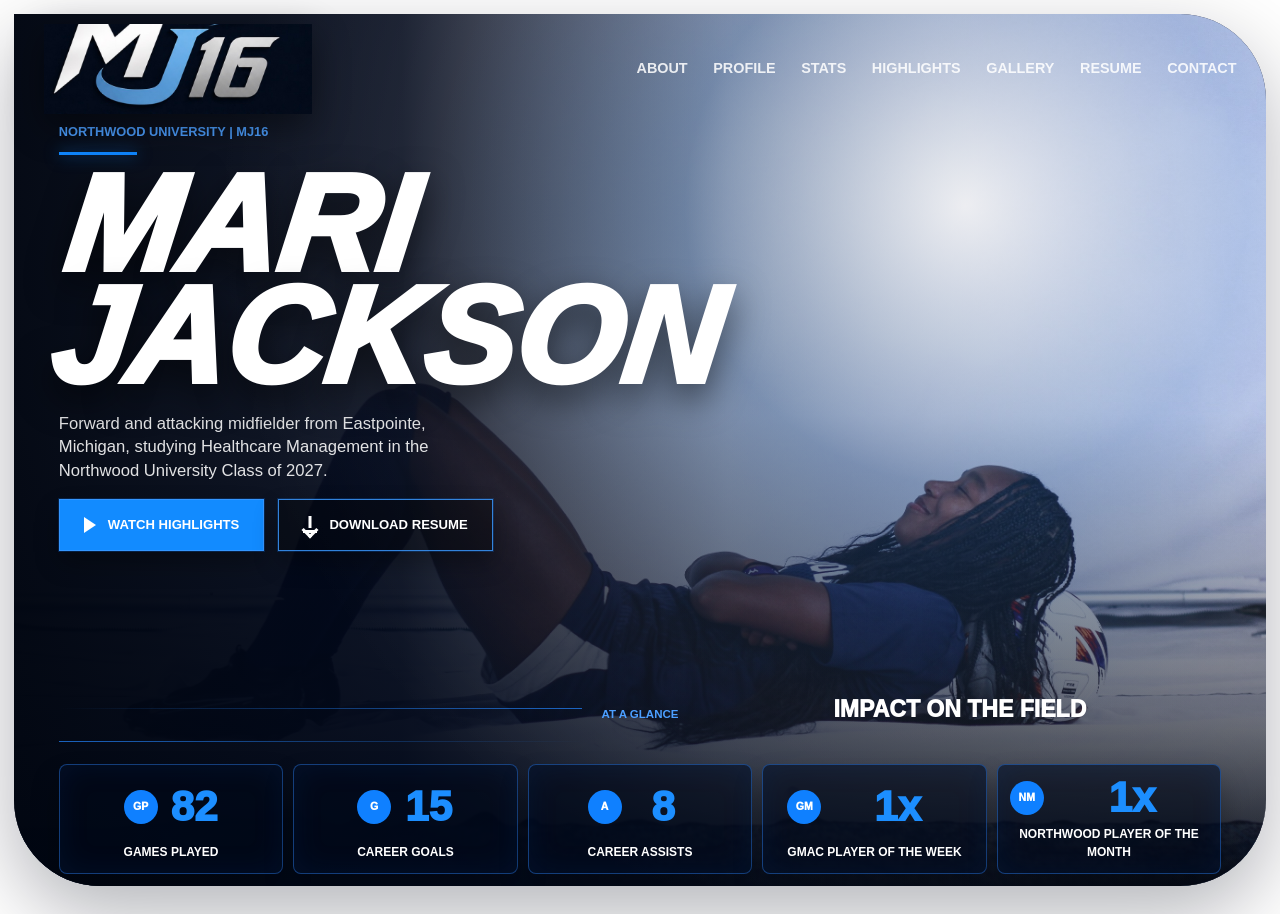
<file: index.html>
<!doctype html>
<html lang="en">
  <head>
    <meta charset="utf-8">
    <meta name="viewport" content="width=device-width, initial-scale=1">
    <meta name="description" content="Official MJ16 player portfolio for Mari Jackson, Northwood University soccer player.">
    <title>Mari Jackson | MJ16 Soccer Portfolio</title>
    <link rel="preconnect" href="https://www.youtube.com">
    <link rel="stylesheet" href="assets/css/styles.css">
    <style>
      .poster-hero {
        height: calc(100svh - 28px);
        min-height: 640px;
      }

      .poster-image {
        object-position: 70% center;
        transform: scale(1.06);
        transform-origin: 72% center;
      }

      .poster-shade {
        background:
          radial-gradient(circle at 76% 22%, rgba(255, 255, 255, 0.8) 0%, rgba(76, 159, 255, 0.2) 24%, rgba(255, 255, 255, 0.06) 45%, rgba(255, 255, 255, 0) 64%),
          linear-gradient(90deg, rgba(1, 6, 17, 0.98) 0%, rgba(2, 9, 26, 0.92) 31%, rgba(5, 14, 34, 0.46) 57%, rgba(5, 14, 34, 0.08) 100%),
          linear-gradient(0deg, rgba(1, 6, 17, 0.98) 0%, rgba(1, 6, 17, 0.54) 20%, rgba(1, 6, 17, 0.02) 54%);
      }

      .poster-content {
        width: min(520px, 56vw);
        padding-top: clamp(96px, 12vh, 124px);
        padding-bottom: 230px;
      }

      .poster-content h1 {
        font-size: clamp(5.1rem, 10.7vw, 8.7rem);
        line-height: 0.82;
      }

      .poster-copy {
        margin-top: 18px;
      }

      .poster-actions {
        margin: 16px 0 14px;
      }

      .impact-panel {
        bottom: 12px;
      }

      .impact-cards article {
        min-height: 100px;
        padding-top: 14px;
        padding-bottom: 12px;
      }

      .impact-cards strong {
        font-size: clamp(1.9rem, 3.3vw, 3.25rem);
      }

      @media (max-height: 740px) and (min-width: 900px) {
        .home-header {
          padding-top: 16px;
          padding-bottom: 12px;
        }

        .home-brand {
          width: clamp(150px, 17vw, 230px);
          height: clamp(52px, 6vw, 76px);
        }

        .poster-content {
          padding-top: 82px;
          padding-bottom: 218px;
        }

        .poster-content h1 {
          font-size: clamp(4.8rem, 9.5vw, 7.35rem);
        }

        .poster-copy {
          font-size: 0.98rem;
          line-height: 1.34;
          margin-top: 14px;
        }

        .poster-button {
          min-height: 46px;
          padding: 11px 20px;
        }

        .impact-title {
          margin-bottom: 4px;
        }

        .impact-cards article {
          min-height: 88px;
          padding: 10px;
        }
      }

      @media (max-width: 640px) {
        .poster-hero {
          height: auto;
          min-height: 100svh;
        }

        .poster-image {
          transform: none;
        }

        .poster-content {
          padding-bottom: 22px;
        }

      }
    </style>
  </head>
  <body class="home-page">
    <header class="site-header home-header" data-header>
      <a class="brand home-brand" href="index.html" aria-label="MJ16 Soccer home">
        <img class="home-logo" src="assets/images/mj16-logo.jpg" alt="MJ16 Soccer logo">
      </a>
      <button class="nav-toggle" type="button" aria-label="Open navigation" aria-expanded="false" data-nav-toggle>
        <span></span>
        <span></span>
        <span></span>
      </button>
      <nav class="site-nav" data-nav>
        <a href="about.html">About</a>
        <a href="profile.html">Profile</a>
        <a href="stats.html">Stats</a>
        <a href="highlights.html">Highlights</a>
        <a href="gallery.html">Gallery</a>
        <a href="resume.html">Resume</a>
        <a href="contact.html">Contact</a>
      </nav>
    </header>

    <main>
      <section class="poster-hero" id="home" aria-label="Mari Jackson home">
        <img class="poster-image" src="assets/images/mari-jackson-hero-real.jpeg" alt="Mari Jackson in Northwood kit with a soccer ball">
        <div class="poster-shade"></div>

        <div class="poster-content">
          <p class="poster-kicker">Northwood University | MJ16</p>
          <h1>Mari<br>Jackson</h1>
          <p class="poster-copy">Forward and attacking midfielder from Eastpointe, Michigan, studying Healthcare Management in the Northwood University Class of 2027.</p>

          <div class="poster-actions" aria-label="Homepage actions">
            <a class="poster-button poster-button-primary" href="highlights.html">
              <span class="play-mark" aria-hidden="true"></span>
              Watch Highlights
            </a>
            <a class="poster-button poster-button-secondary" href="assets/downloads/mari-jackson-soccer-resume.pdf" download>
              <span class="download-mark" aria-hidden="true"></span>
              Download Resume
            </a>
          </div>

        </div>

        <div class="impact-panel" aria-label="Impact on the field">
          <div class="impact-title">
            <span>At a Glance</span>
            <h2>Impact on the Field</h2>
          </div>
          <div class="impact-cards">
            <article>
              <span class="impact-icon">GP</span>
              <strong>82</strong>
              <span>Games Played</span>
            </article>
            <article>
              <span class="impact-icon">G</span>
              <strong>15</strong>
              <span>Career Goals</span>
            </article>
            <article>
              <span class="impact-icon">A</span>
              <strong>8</strong>
              <span>Career Assists</span>
            </article>
            <article>
              <span class="impact-icon">GM</span>
              <strong>1x</strong>
              <span>GMAC Player of the Week</span>
            </article>
            <article>
              <span class="impact-icon">NM</span>
              <strong>1x</strong>
              <span>Northwood Player of the Month</span>
            </article>
          </div>
        </div>
      </section>
    </main>

    <script src="assets/js/main.js"></script>
  </body>
</html>
</file>
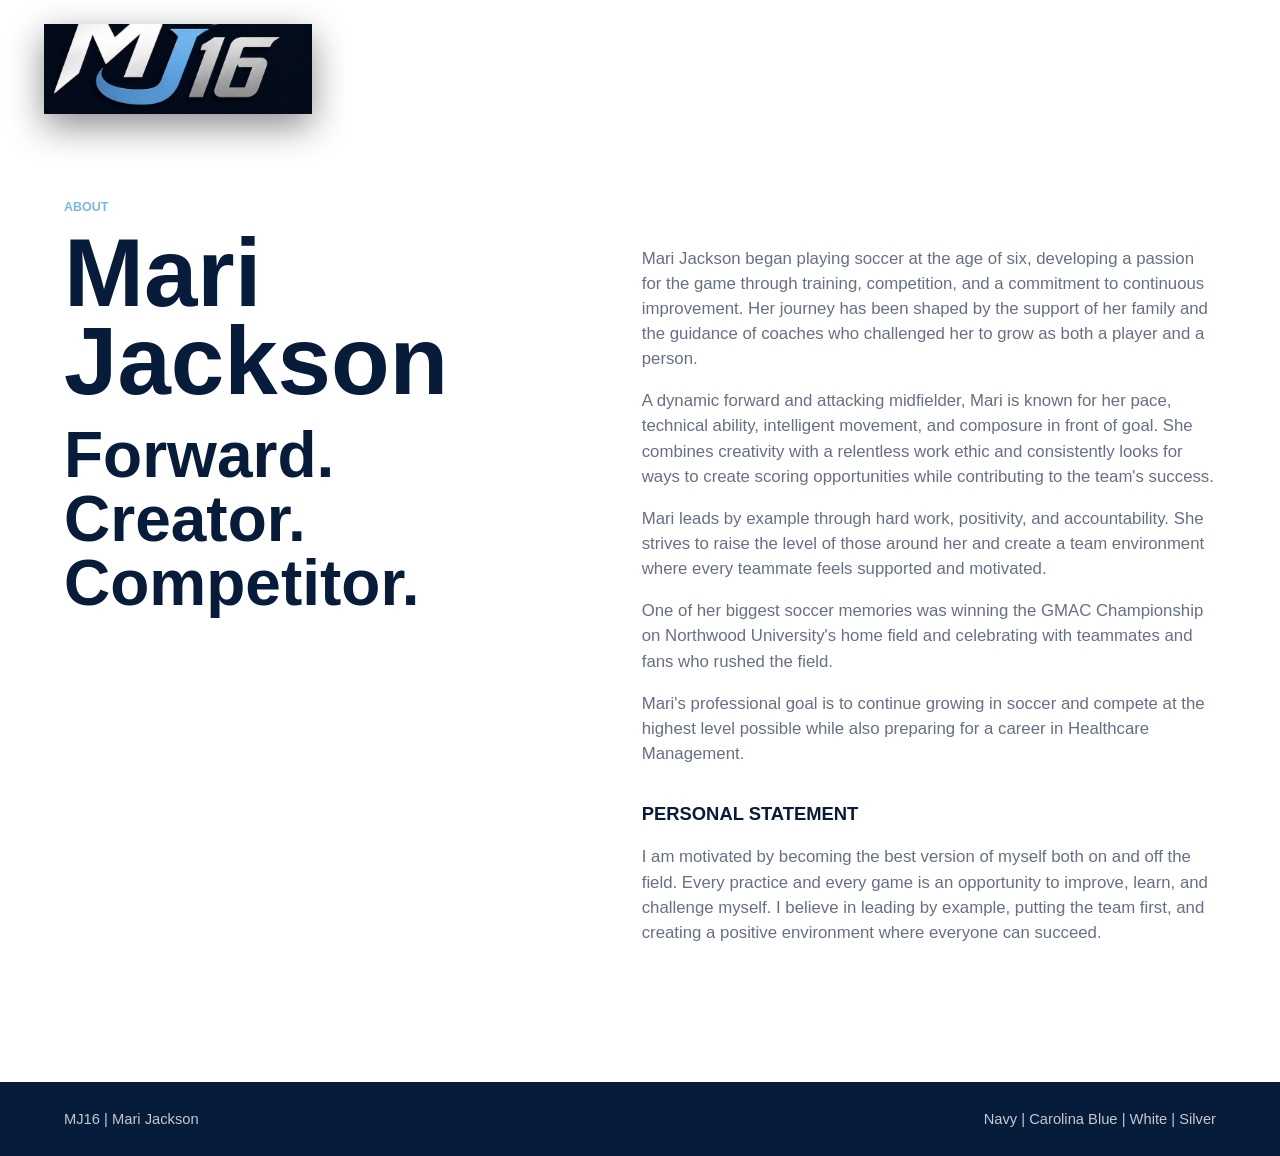
<file: about.html>
<!doctype html>
<html lang="en">
  <head>
    <meta charset="utf-8">
    <meta name="viewport" content="width=device-width, initial-scale=1">
    <title>About | Mari Jackson MJ16</title>
    <link rel="stylesheet" href="assets/css/styles.css">
  </head>
  <body>
    <header class="site-header home-header is-scrolled" data-header>
      <a class="brand home-brand" href="index.html" aria-label="MJ16 Soccer home"><img class="home-logo" src="assets/images/mj16-logo.jpg" alt="MJ16 Soccer logo"></a>
      <button class="nav-toggle" type="button" aria-label="Open navigation" aria-expanded="false" data-nav-toggle><span></span><span></span><span></span></button>
      <nav class="site-nav" data-nav>
        <a href="about.html">About</a><a href="profile.html">Profile</a><a href="stats.html">Stats</a><a href="highlights.html">Highlights</a><a href="gallery.html">Gallery</a><a href="resume.html">Resume</a><a href="contact.html">Contact</a>
      </nav>
    </header>
    <main class="subpage">
      <section class="section about">
        <div class="section-kicker">About</div>
        <div class="split">
          <div><h1 class="page-title">Mari Jackson</h1><h2>Forward. Creator. Competitor.</h2></div>
          <div class="copy-block">
            <p>Mari Jackson began playing soccer at the age of six, developing a passion for the game through training, competition, and a commitment to continuous improvement. Her journey has been shaped by the support of her family and the guidance of coaches who challenged her to grow as both a player and a person.</p>
            <p>A dynamic forward and attacking midfielder, Mari is known for her pace, technical ability, intelligent movement, and composure in front of goal. She combines creativity with a relentless work ethic and consistently looks for ways to create scoring opportunities while contributing to the team's success.</p>
            <p>Mari leads by example through hard work, positivity, and accountability. She strives to raise the level of those around her and create a team environment where every teammate feels supported and motivated.</p>
            <p>One of her biggest soccer memories was winning the GMAC Championship on Northwood University's home field and celebrating with teammates and fans who rushed the field.</p>
            <p>Mari's professional goal is to continue growing in soccer and compete at the highest level possible while also preparing for a career in Healthcare Management.</p>
            <h3>Personal Statement</h3>
            <p>I am motivated by becoming the best version of myself both on and off the field. Every practice and every game is an opportunity to improve, learn, and challenge myself. I believe in leading by example, putting the team first, and creating a positive environment where everyone can succeed.</p>
          </div>
        </div>
      </section>
    </main>
    <footer class="site-footer"><span>MJ16 | Mari Jackson</span><span>Navy | Carolina Blue | White | Silver</span></footer>
    <script src="assets/js/main.js"></script>
  </body>
</html>
</file>
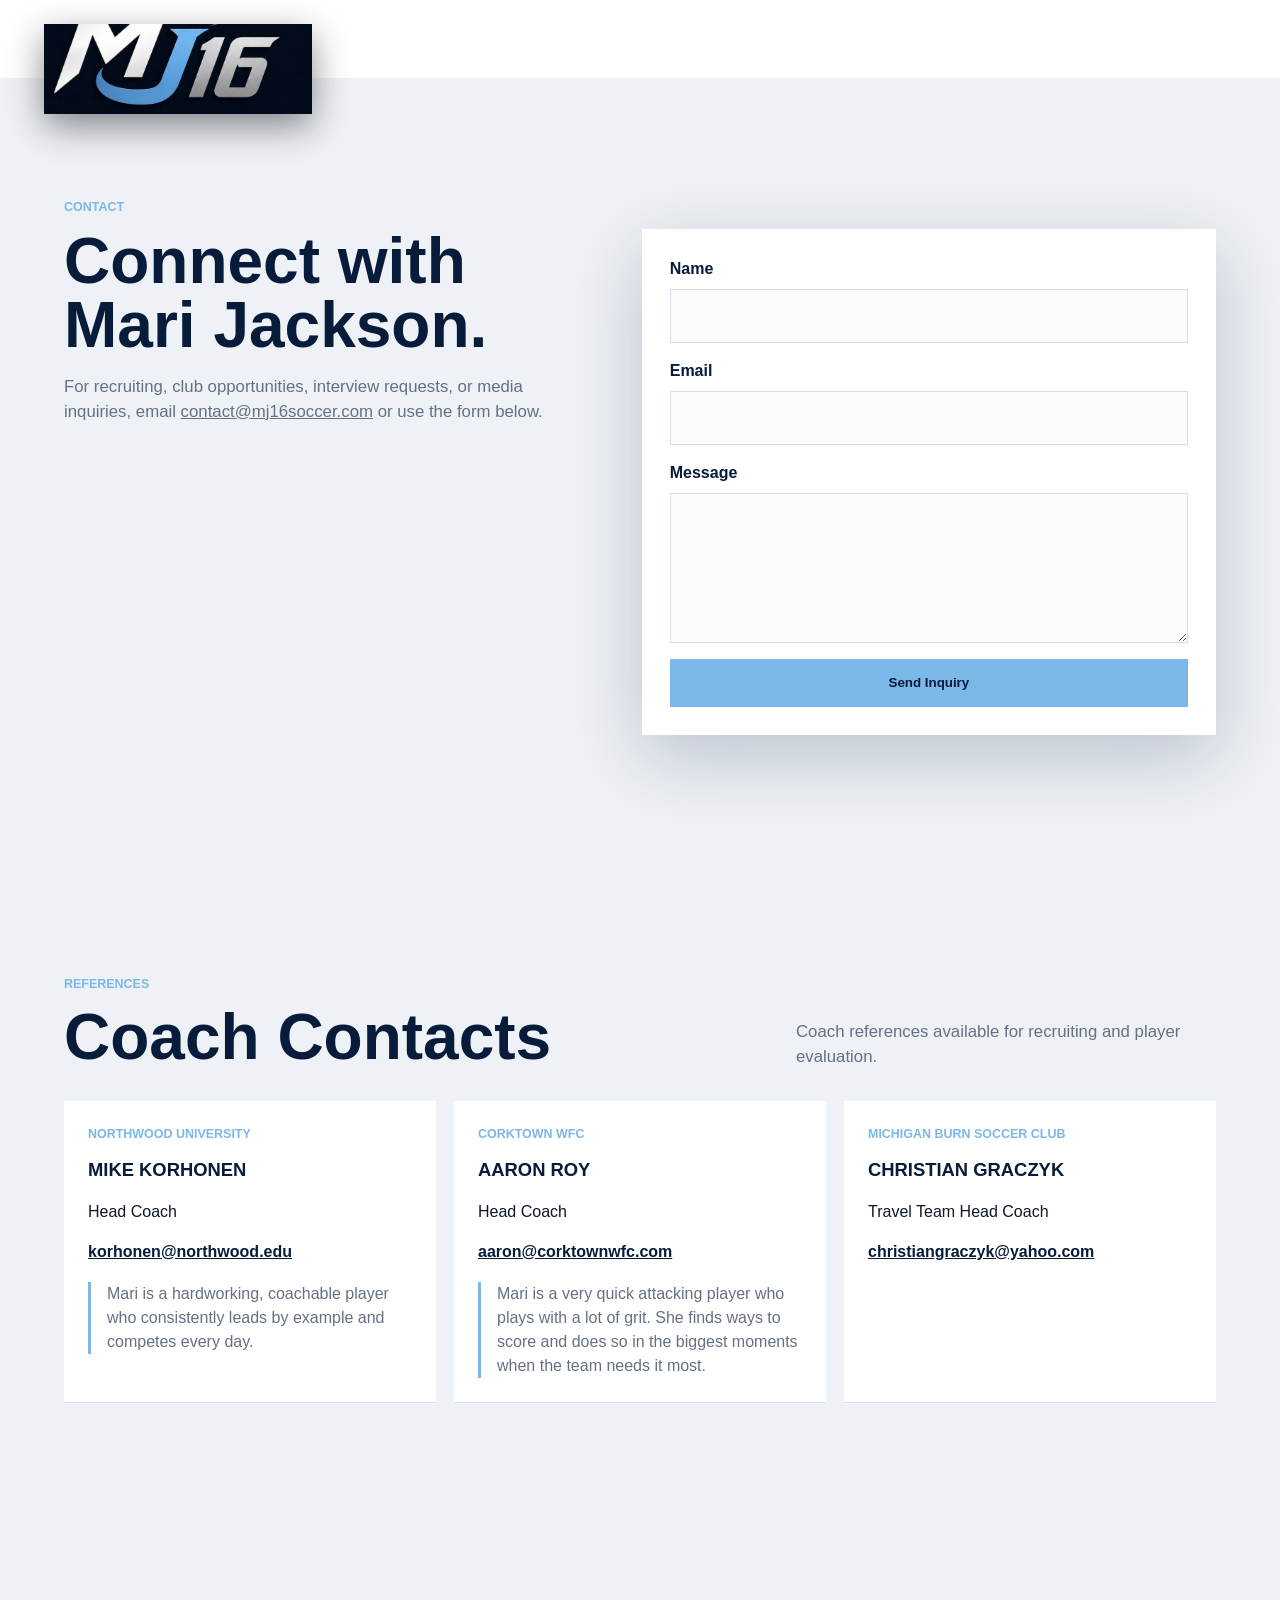
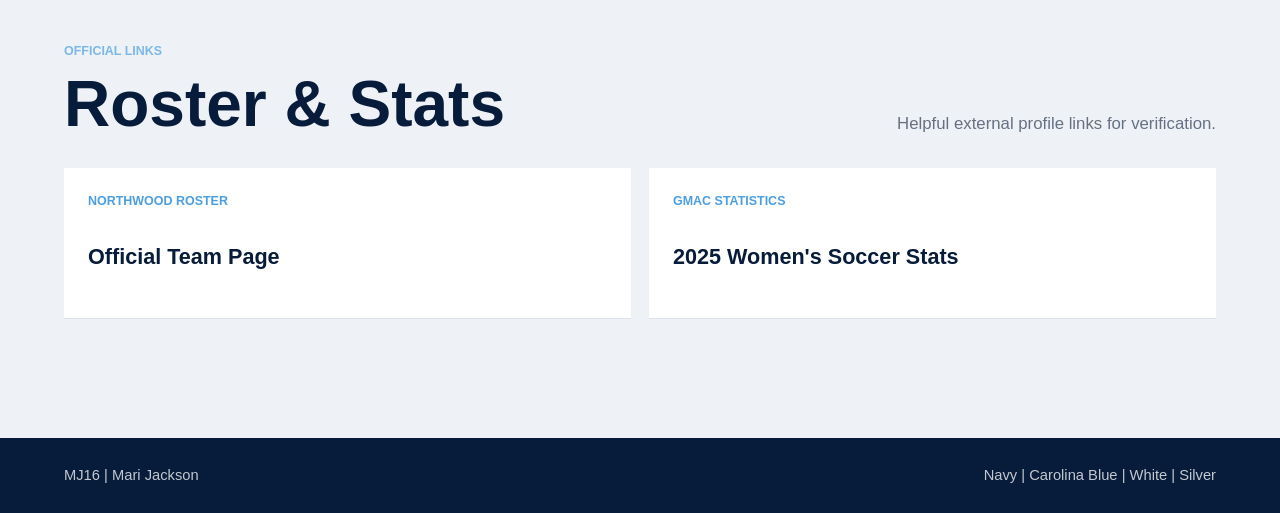
<file: contact.html>
<!doctype html>
<html lang="en">
  <head>
    <meta charset="utf-8">
    <meta name="viewport" content="width=device-width, initial-scale=1">
    <title>Contact | Mari Jackson MJ16</title>
    <link rel="stylesheet" href="assets/css/styles.css">
  </head>
  <body>
    <header class="site-header home-header is-scrolled" data-header>
      <a class="brand home-brand" href="index.html" aria-label="MJ16 Soccer home"><img class="home-logo" src="assets/images/mj16-logo.jpg" alt="MJ16 Soccer logo"></a>
      <button class="nav-toggle" type="button" aria-label="Open navigation" aria-expanded="false" data-nav-toggle><span></span><span></span><span></span></button>
      <nav class="site-nav" data-nav>
        <a href="about.html">About</a><a href="profile.html">Profile</a><a href="stats.html">Stats</a><a href="highlights.html">Highlights</a><a href="gallery.html">Gallery</a><a href="resume.html">Resume</a><a href="contact.html">Contact</a>
      </nav>
    </header>
    <main class="subpage">
      <section class="section contact">
        <div class="section-kicker">Contact</div>
        <div class="contact-grid">
          <div><h2>Connect with Mari Jackson.</h2><p>For recruiting, club opportunities, interview requests, or media inquiries, email <a href="mailto:contact@mj16soccer.com">contact@mj16soccer.com</a> or use the form below.</p></div>
          <form class="contact-form" action="mailto:contact@mj16soccer.com" method="post" enctype="text/plain"><label>Name<input name="name" type="text" autocomplete="name" required></label><label>Email<input name="email" type="email" autocomplete="email" required></label><label>Message<textarea name="message" rows="5" required></textarea></label><button class="button primary" type="submit">Send Inquiry</button></form>
        </div>
      </section>
      <section class="section references">
        <div class="section-heading"><div><div class="section-kicker">References</div><h2>Coach Contacts</h2></div><p>Coach references available for recruiting and player evaluation.</p></div>
        <div class="reference-grid">
          <article class="reference-card"><p class="panel-label">Northwood University</p><h3>Mike Korhonen</h3><p>Head Coach</p><a href="mailto:korhonen@northwood.edu">korhonen@northwood.edu</a><blockquote>Mari is a hardworking, coachable player who consistently leads by example and competes every day.</blockquote></article>
          <article class="reference-card"><p class="panel-label">Corktown WFC</p><h3>Aaron Roy</h3><p>Head Coach</p><a href="mailto:aaron@corktownwfc.com">aaron@corktownwfc.com</a><blockquote>Mari is a very quick attacking player who plays with a lot of grit. She finds ways to score and does so in the biggest moments when the team needs it most.</blockquote></article>
          <article class="reference-card"><p class="panel-label">Michigan Burn Soccer Club</p><h3>Christian Graczyk</h3><p>Travel Team Head Coach</p><a href="mailto:christiangraczyk@yahoo.com">christiangraczyk@yahoo.com</a></article>
        </div>
      </section>
      <section class="section links-section">
        <div class="section-heading"><div><div class="section-kicker">Official Links</div><h2>Roster & Stats</h2></div><p>Helpful external profile links for verification.</p></div>
        <div class="link-grid">
          <a class="link-card" href="https://www.gonorthwood.com/sports/wsoc"><span>Northwood Roster</span><strong>Official Team Page</strong></a>
          <a class="link-card" href="https://greatmidwestsports.com/stats.aspx?path=wsoc&year=2025"><span>GMAC Statistics</span><strong>2025 Women's Soccer Stats</strong></a>
        </div>
      </section>
    </main>
    <footer class="site-footer"><span>MJ16 | Mari Jackson</span><span>Navy | Carolina Blue | White | Silver</span></footer>
    <script src="assets/js/main.js"></script>
  </body>
</html>
</file>
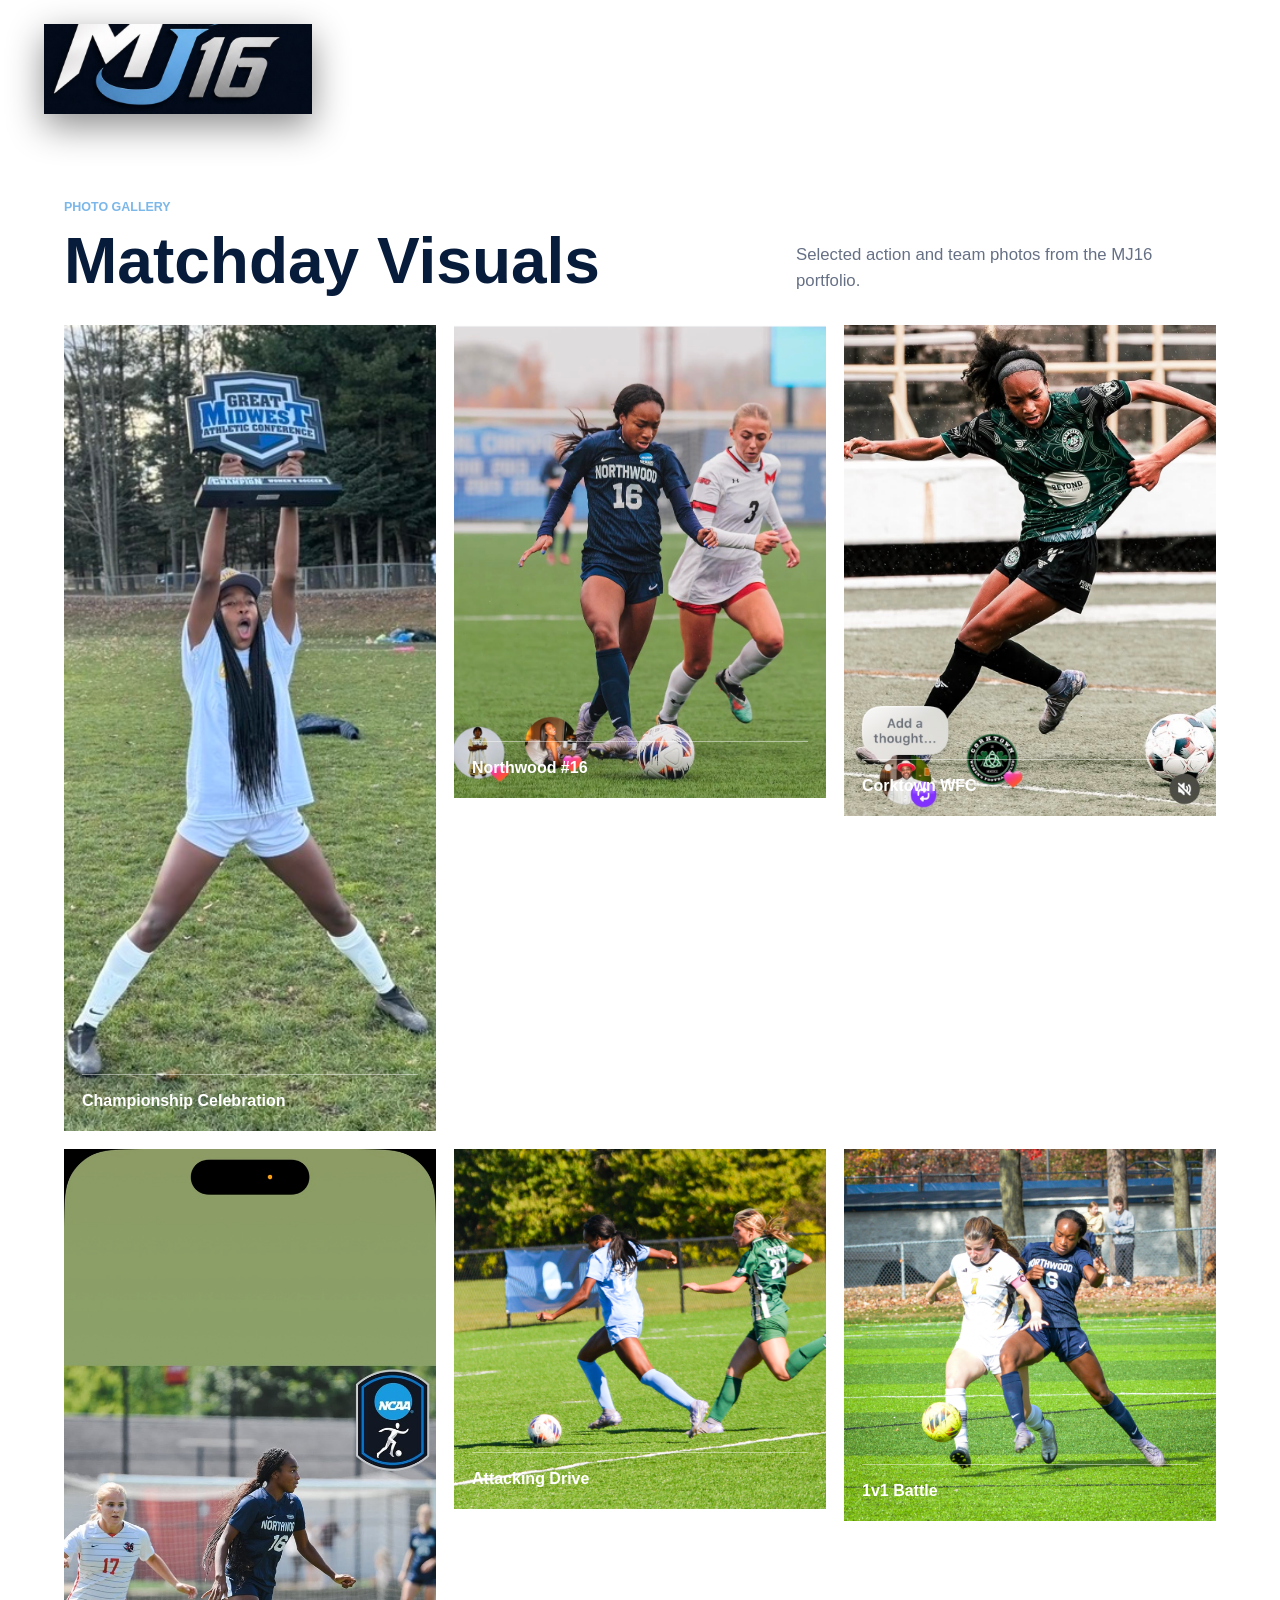
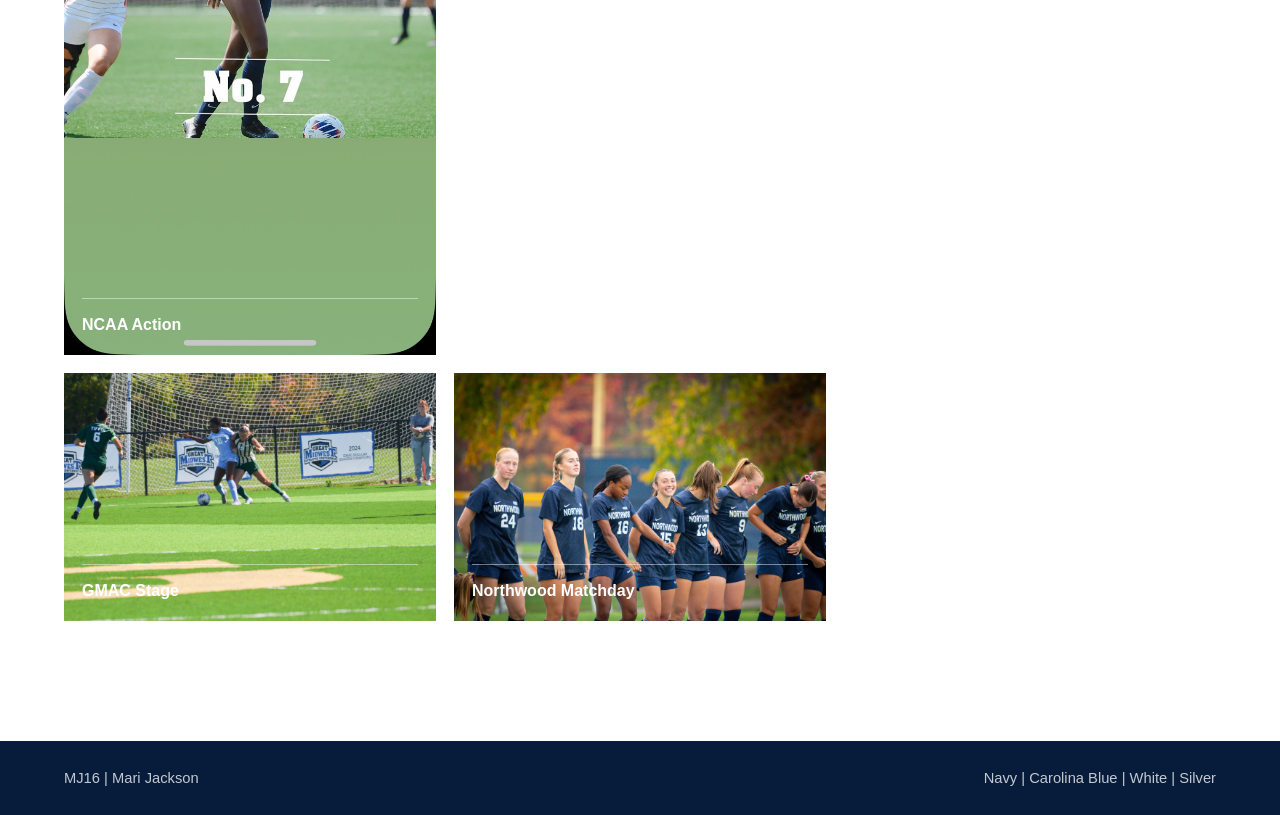
<file: gallery.html>
<!doctype html>
<html lang="en">
  <head>
    <meta charset="utf-8">
    <meta name="viewport" content="width=device-width, initial-scale=1">
    <title>Photo Gallery | Mari Jackson MJ16</title>
    <link rel="stylesheet" href="assets/css/styles.css">
    <style>
      .gallery-grid {
        grid-template-columns: repeat(3, minmax(0, 1fr));
        align-items: start;
      }

      .gallery-grid figure {
        min-height: 0;
      }

      .gallery-grid img {
        height: auto;
      }

      @media (max-width: 900px) {
        .gallery-grid {
          grid-template-columns: repeat(2, minmax(0, 1fr));
        }
      }

      @media (max-width: 640px) {
        .gallery-grid {
          grid-template-columns: minmax(0, 1fr);
        }
      }
    </style>
  </head>
  <body>
    <header class="site-header home-header is-scrolled" data-header>
      <a class="brand home-brand" href="index.html" aria-label="MJ16 Soccer home"><img class="home-logo" src="assets/images/mj16-logo.jpg" alt="MJ16 Soccer logo"></a>
      <button class="nav-toggle" type="button" aria-label="Open navigation" aria-expanded="false" data-nav-toggle><span></span><span></span><span></span></button>
      <nav class="site-nav" data-nav>
        <a href="about.html">About</a><a href="profile.html">Profile</a><a href="stats.html">Stats</a><a href="highlights.html">Highlights</a><a href="gallery.html">Gallery</a><a href="resume.html">Resume</a><a href="contact.html">Contact</a>
      </nav>
    </header>
    <main class="subpage">
      <section class="section gallery">
        <div class="section-heading"><div><div class="section-kicker">Photo Gallery</div><h2>Matchday Visuals</h2></div><p>Selected action and team photos from the MJ16 portfolio.</p></div>
        <div class="gallery-grid"><figure><img src="assets/images/mari-jackson-gmac-trophy.jpg" alt="Mari Jackson celebrating with the Great Midwest Athletic Conference Women's Soccer Championship trophy" style="object-position: center"><figcaption>Championship Celebration</figcaption></figure><figure><img src="assets/images/mari-jackson-northwood-16.jpg" alt="Mari Jackson playing for Northwood University wearing number 16" style="object-position: center"><figcaption>Northwood #16</figcaption></figure><figure><img src="assets/images/mari-jackson-corktown.jpg" alt="Mari Jackson playing for Corktown Women's Football Club in green and black" style="object-position: center"><figcaption>Corktown WFC</figcaption></figure><figure><img src="assets/images/mari-jackson-ncaa-action.jpg" alt="Mari Jackson in action for Northwood University in an NCAA soccer match" style="object-position: center"><figcaption>NCAA Action</figcaption></figure><figure><img src="assets/images/mari-jackson-action-drive.jpg" alt="Mari Jackson driving forward with the ball"><figcaption>Attacking Drive</figcaption></figure><figure><img style="object-position: 68% center" src="assets/images/mari-jackson-action-battle.jpg" alt="Mari Jackson battling for possession in a Northwood match"><figcaption>1v1 Battle</figcaption></figure><figure><img style="object-position: 35% center" src="assets/images/mari-jackson-gmac-action.jpg" alt="Mari Jackson shielding the ball near GMAC championship signage"><figcaption>GMAC Stage</figcaption></figure><figure><img src="assets/images/mari-jackson-team-line.jpg" alt="Mari Jackson standing with Northwood teammates"><figcaption>Northwood Matchday</figcaption></figure></div>
      </section>
    </main>
    <footer class="site-footer"><span>MJ16 | Mari Jackson</span><span>Navy | Carolina Blue | White | Silver</span></footer>
    <script src="assets/js/main.js"></script>
  </body>
</html>
</file>
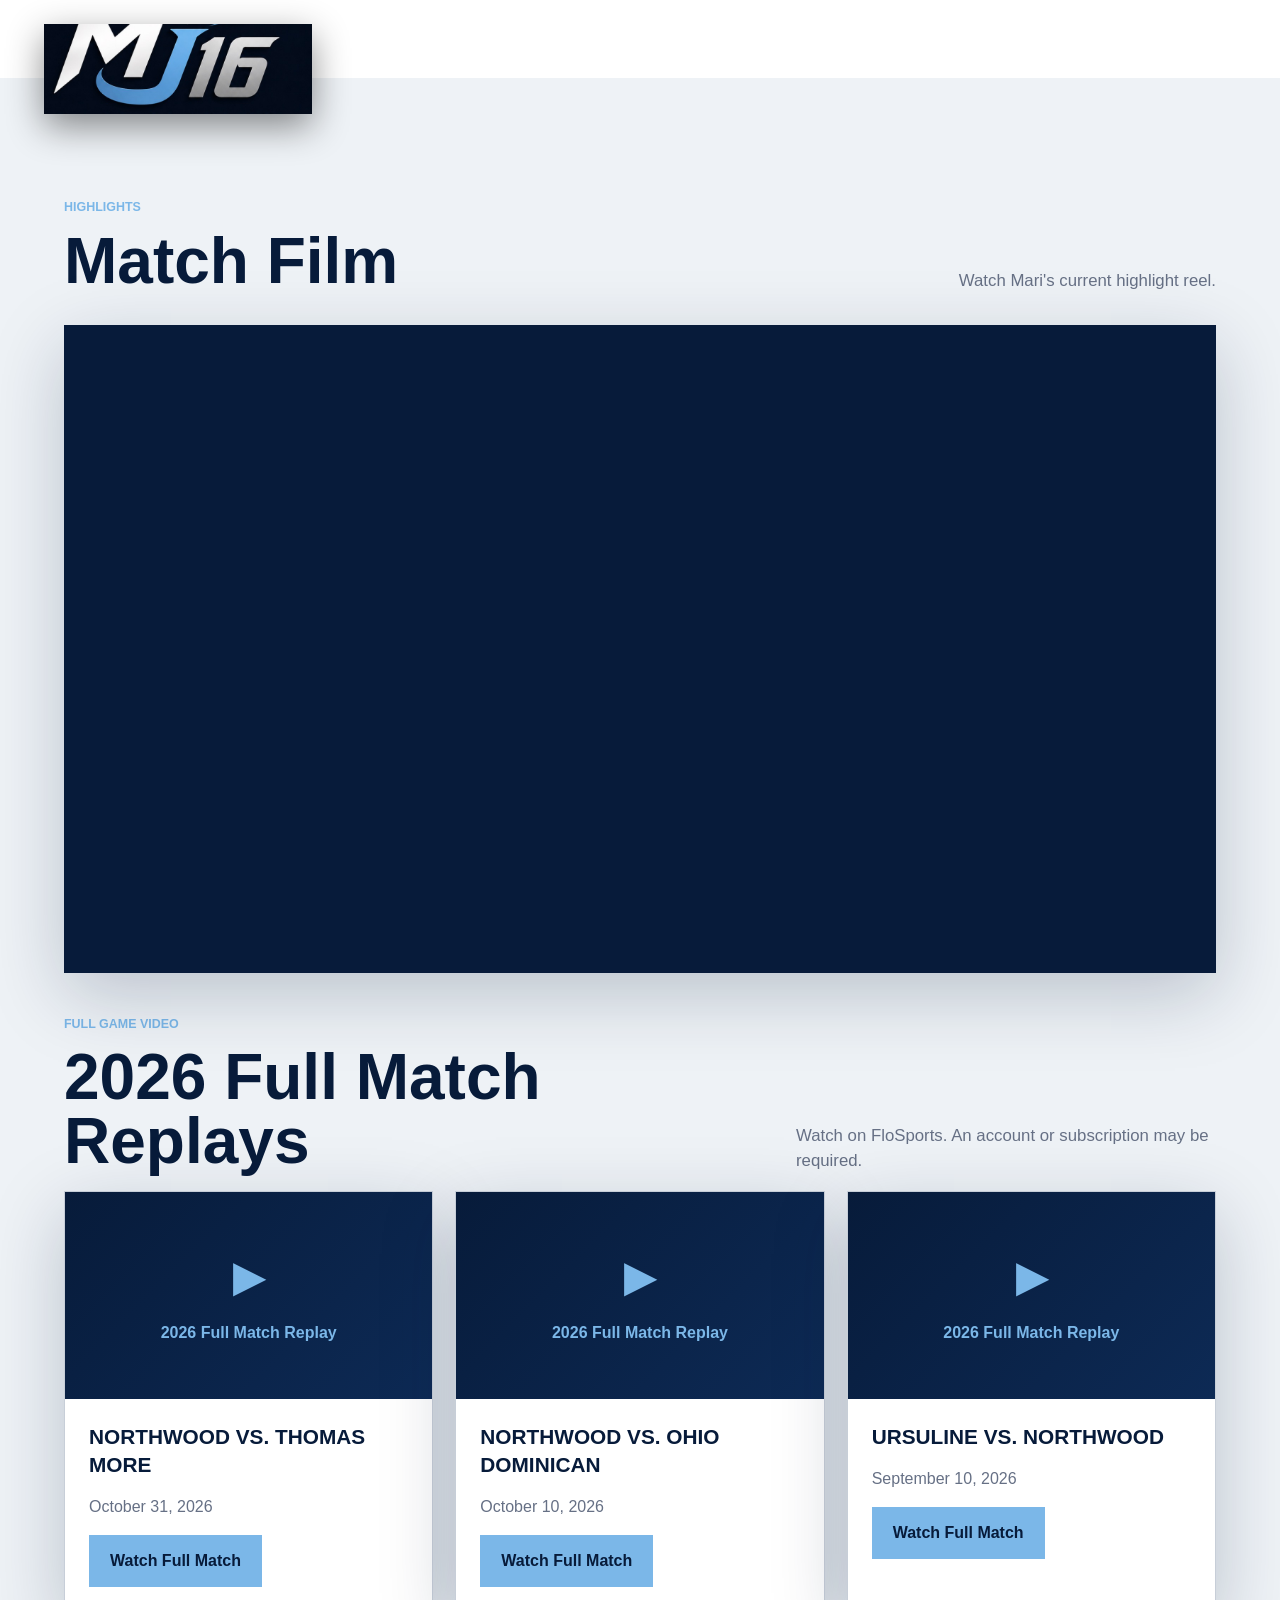
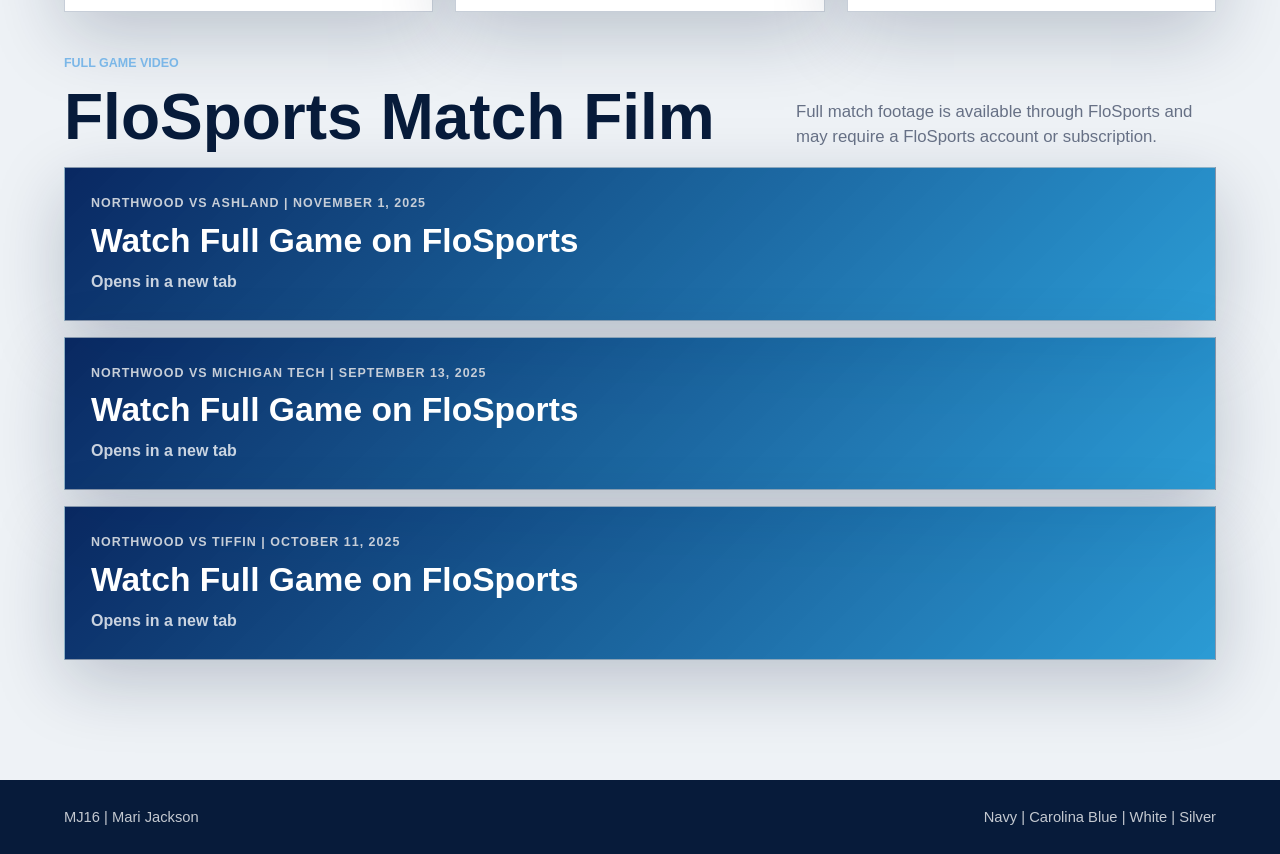
<file: highlights.html>
<!doctype html>
<html lang="en">
  <head>
    <meta charset="utf-8">
    <meta name="viewport" content="width=device-width, initial-scale=1">
    <title>Highlights | Mari Jackson MJ16</title>
    <link rel="stylesheet" href="assets/css/styles.css">
  </head>
  <body>
    <header class="site-header home-header is-scrolled" data-header>
      <a class="brand home-brand" href="index.html" aria-label="MJ16 Soccer home"><img class="home-logo" src="assets/images/mj16-logo.jpg" alt="MJ16 Soccer logo"></a>
      <button class="nav-toggle" type="button" aria-label="Open navigation" aria-expanded="false" data-nav-toggle><span></span><span></span><span></span></button>
      <nav class="site-nav" data-nav>
        <a href="about.html">About</a><a href="profile.html">Profile</a><a href="stats.html">Stats</a><a href="highlights.html">Highlights</a><a href="gallery.html">Gallery</a><a href="resume.html">Resume</a><a href="contact.html">Contact</a>
      </nav>
    </header>
    <main class="subpage">
      <section class="section highlights">
        <div class="section-heading"><div><div class="section-kicker">Highlights</div><h2>Match Film</h2></div><p>Watch Mari's current highlight reel.</p></div>
        <div class="video-container">
          <iframe
            src="https://www.youtube.com/embed/9W9LW_QE74g"
            title="Mari Jackson Soccer Highlight Video"
            loading="lazy"
            referrerpolicy="strict-origin-when-cross-origin"
            allow="accelerometer; autoplay; clipboard-write; encrypted-media; gyroscope; picture-in-picture; web-share"
            allowfullscreen>
          </iframe>
        </div>
        <section class="full-game-section" aria-labelledby="replays-2026-heading">
          <div class="section-heading compact-heading">
            <div><div class="section-kicker">Full Game Video</div><h2 id="replays-2026-heading">2026 Full Match Replays</h2></div>
            <p>Watch on FloSports. An account or subscription may be required.</p>
          </div>
          <div class="replay-grid">
            <article class="replay-card">
              <div class="replay-thumbnail" aria-hidden="true"><span>▶</span><span>2026 Full Match Replay</span></div>
              <div class="replay-details">
                <h3>Northwood vs. Thomas More</h3>
                <p><time datetime="2026-10-31">October 31, 2026</time></p>
                <a class="button primary" href="https://www.flofc.com/video/16338711-replay-northwood-vs-thomas-more-oct-31-5-pm" target="_blank" rel="noopener" aria-label="Watch Full Match: Northwood vs. Thomas More (opens in a new tab)">Watch Full Match</a>
              </div>
            </article>
            <article class="replay-card">
              <div class="replay-thumbnail" aria-hidden="true"><span>▶</span><span>2026 Full Match Replay</span></div>
              <div class="replay-details">
                <h3>Northwood vs. Ohio Dominican</h3>
                <p><time datetime="2026-10-10">October 10, 2026</time></p>
                <a class="button primary" href="https://www.flofc.com/video/16239812-replay-northwood-vs-ohio-dominican-2026-northwood-vs-ohio-dominican-womens-oct-10-8-pm" target="_blank" rel="noopener" aria-label="Watch Full Match: Northwood vs. Ohio Dominican (opens in a new tab)">Watch Full Match</a>
              </div>
            </article>
            <article class="replay-card">
              <div class="replay-thumbnail" aria-hidden="true"><span>▶</span><span>2026 Full Match Replay</span></div>
              <div class="replay-details">
                <h3>Ursuline vs. Northwood</h3>
                <p><time datetime="2026-09-10">September 10, 2026</time></p>
                <a class="button primary" href="https://www.flofc.com/video/16169797-replay-ursuline-vs-northwood-sep-10-4-pm" target="_blank" rel="noopener" aria-label="Watch Full Match: Ursuline vs. Northwood (opens in a new tab)">Watch Full Match</a>
              </div>
            </article>
          </div>
        </section>
        <div class="full-game-section">
          <div class="section-heading compact-heading">
            <div><div class="section-kicker">Full Game Video</div><h2>FloSports Match Film</h2></div>
            <p>Full match footage is available through FloSports and may require a FloSports account or subscription.</p>
          </div>
          <a class="full-game-card" href="https://www.flofc.com/teams/7922591-northwood-university-womens-soccer/videos?playing=14754243" target="_blank" rel="noopener">
            <span>Northwood vs Ashland | November 1, 2025</span>
            <strong>Watch Full Game on FloSports</strong>
            <em>Opens in a new tab</em>
          </a>
          <a class="full-game-card" href="https://www.flofc.com/teams/7922591-northwood-university-womens-soccer/videos?playing=14534509" target="_blank" rel="noopener">
            <span>Northwood vs Michigan Tech | September 13, 2025</span>
            <strong>Watch Full Game on FloSports</strong>
            <em>Opens in a new tab</em>
          </a>
          <a class="full-game-card" href="https://www.flofc.com/teams/7922591-northwood-university-womens-soccer/videos?playing=14617760" target="_blank" rel="noopener">
            <span>Northwood vs Tiffin | October 11, 2025</span>
            <strong>Watch Full Game on FloSports</strong>
            <em>Opens in a new tab</em>
          </a>
        </div>
      </section>
    </main>
    <footer class="site-footer"><span>MJ16 | Mari Jackson</span><span>Navy | Carolina Blue | White | Silver</span></footer>
    <script src="assets/js/main.js"></script>
  </body>
</html>
</file>
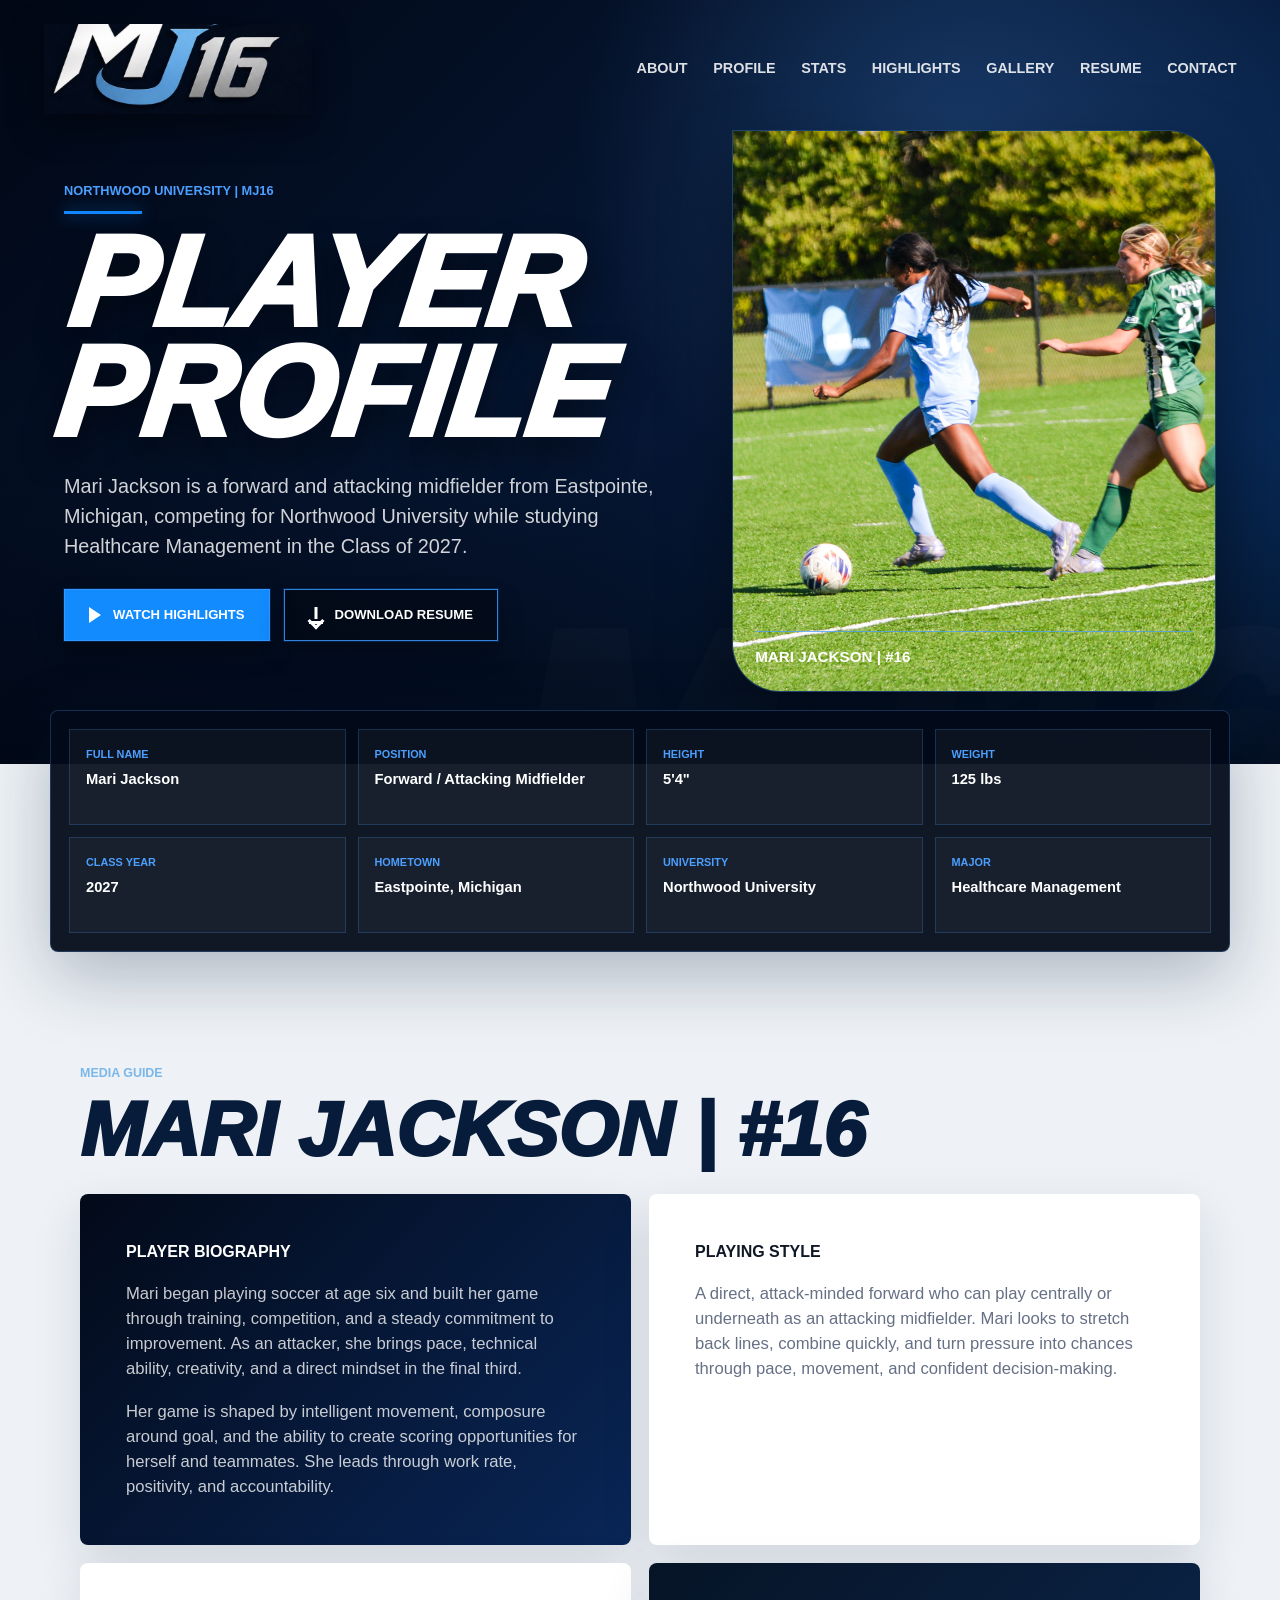
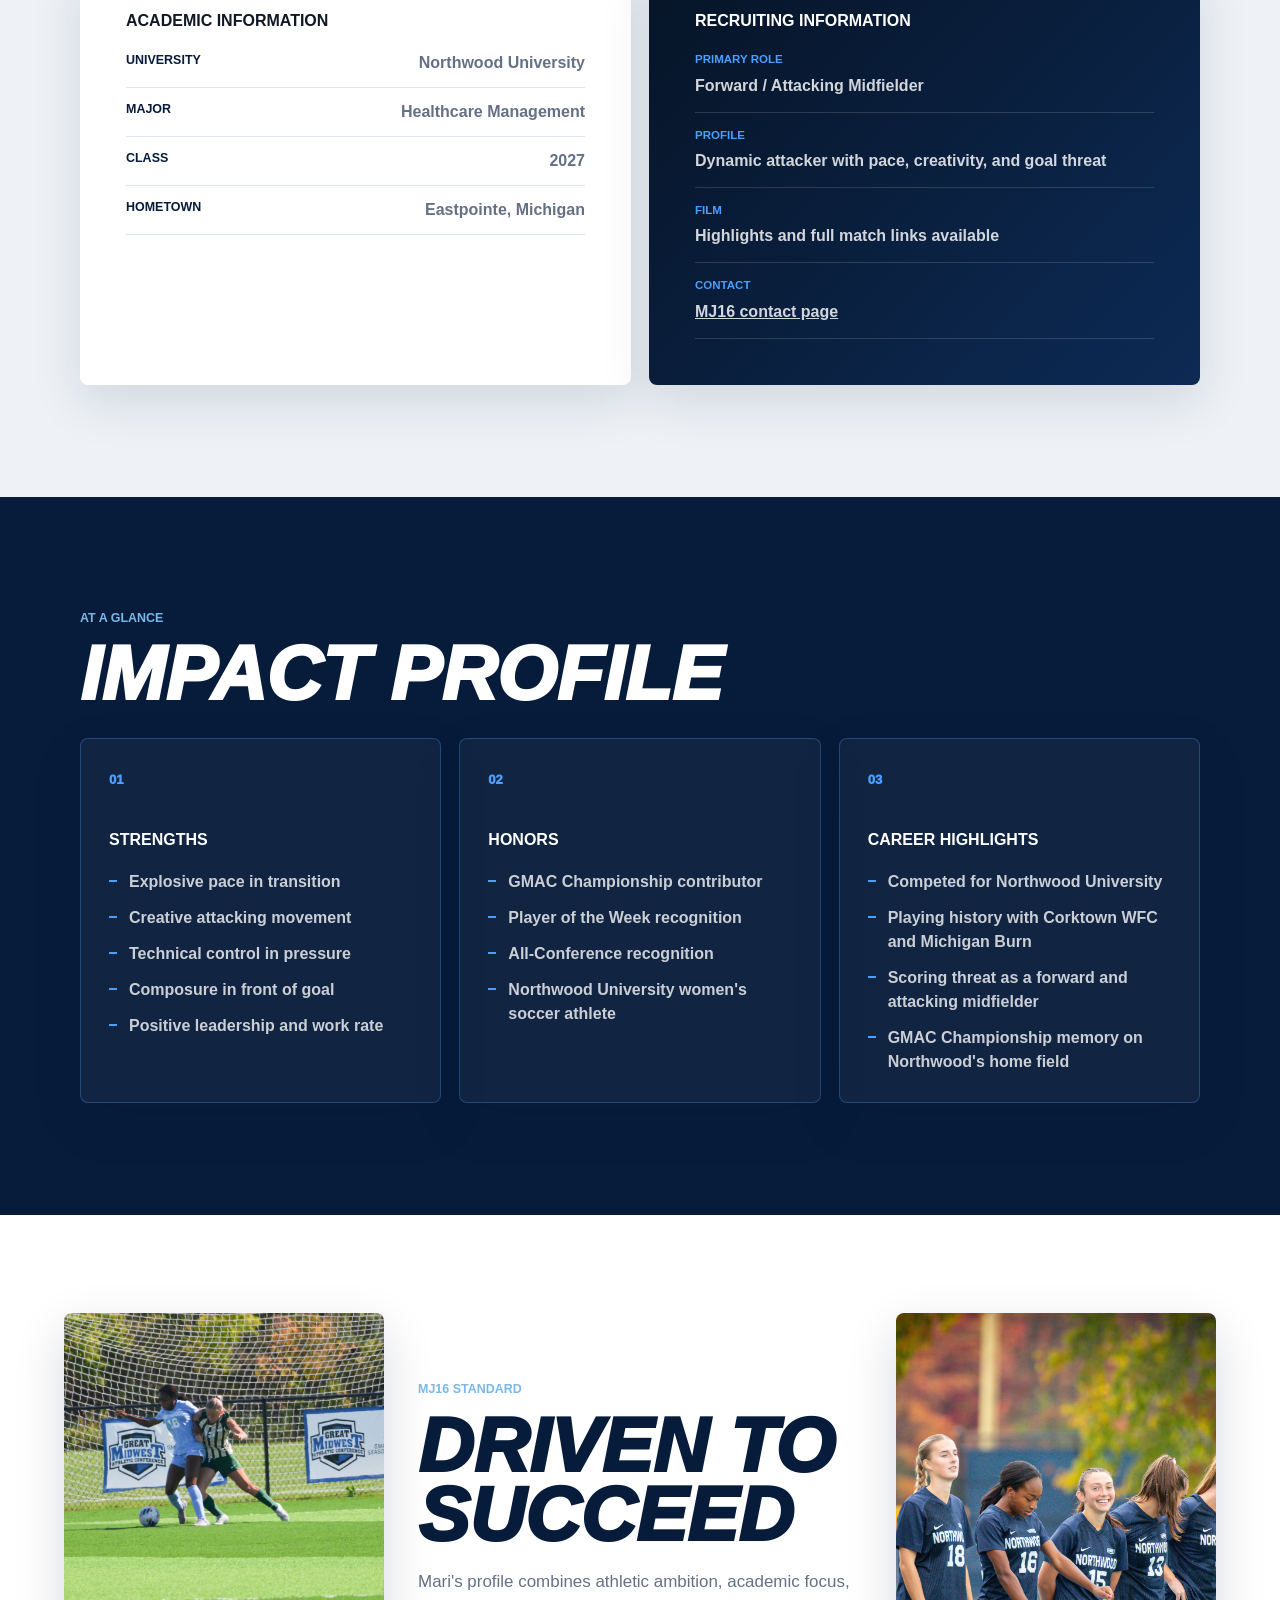
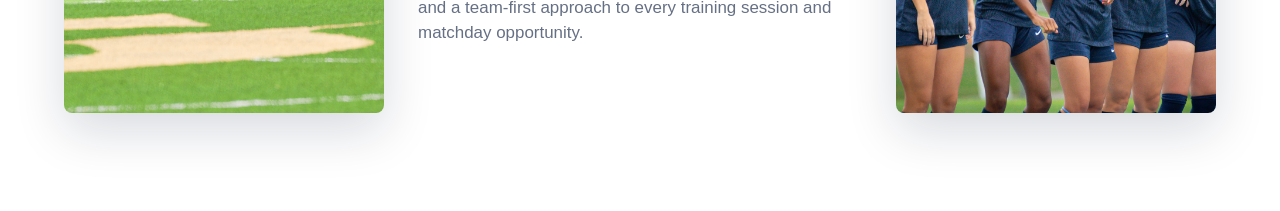
<file: profile.html>
<!doctype html>
<html lang="en">
  <head>
    <meta charset="utf-8">
    <meta name="viewport" content="width=device-width, initial-scale=1">
    <meta name="description" content="Professional MJ16 player profile for Mari Jackson, Northwood University soccer player.">
    <title>Player Profile | Mari Jackson MJ16</title>
    <link rel="stylesheet" href="assets/css/styles.css">
  </head>
  <body class="profile-page">
    <header class="site-header home-header is-scrolled" data-header>
      <a class="brand home-brand" href="index.html" aria-label="MJ16 Soccer home">
        <img class="home-logo" src="assets/images/mj16-logo.jpg" alt="MJ16 Soccer logo">
      </a>
      <button class="nav-toggle" type="button" aria-label="Open navigation" aria-expanded="false" data-nav-toggle>
        <span></span>
        <span></span>
        <span></span>
      </button>
      <nav class="site-nav" data-nav>
        <a href="about.html">About</a>
        <a href="profile.html">Profile</a>
        <a href="stats.html">Stats</a>
        <a href="highlights.html">Highlights</a>
        <a href="gallery.html">Gallery</a>
        <a href="resume.html">Resume</a>
        <a href="contact.html">Contact</a>
      </nav>
    </header>

    <main>
      <section class="profile-hero" aria-label="Mari Jackson player profile">
        <div class="profile-hero-shade"></div>
        <div class="profile-hero-inner">
          <div class="profile-copy">
            <p class="poster-kicker">Northwood University | MJ16</p>
            <h1>Player<br>Profile</h1>
            <p>Mari Jackson is a forward and attacking midfielder from Eastpointe, Michigan, competing for Northwood University while studying Healthcare Management in the Class of 2027.</p>
            <div class="profile-actions">
              <a class="poster-button poster-button-primary" href="highlights.html">
                <span class="play-mark" aria-hidden="true"></span>
                Watch Highlights
              </a>
              <a class="poster-button poster-button-secondary" href="assets/downloads/mari-jackson-soccer-resume.pdf" download>
                <span class="download-mark" aria-hidden="true"></span>
                Download Resume
              </a>
            </div>
          </div>

          <figure class="profile-photo-card">
            <img src="assets/images/mari-jackson-action-drive.jpg" alt="Mari Jackson driving forward with the ball">
            <figcaption>Mari Jackson | #16</figcaption>
          </figure>
        </div>
      </section>

      <section class="profile-band" aria-label="Player facts">
        <dl class="profile-fact-grid">
          <div>
            <dt>Full Name</dt>
            <dd>Mari Jackson</dd>
          </div>
          <div>
            <dt>Position</dt>
            <dd>Forward / Attacking Midfielder</dd>
          </div>
          <div>
            <dt>Height</dt>
            <dd>5'4"</dd>
          </div>
          <div>
            <dt>Weight</dt>
            <dd>125 lbs</dd>
          </div>
          <div>
            <dt>Class Year</dt>
            <dd>2027</dd>
          </div>
          <div>
            <dt>Hometown</dt>
            <dd>Eastpointe, Michigan</dd>
          </div>
          <div>
            <dt>University</dt>
            <dd>Northwood University</dd>
          </div>
          <div>
            <dt>Major</dt>
            <dd>Healthcare Management</dd>
          </div>
        </dl>
      </section>

      <section class="profile-section profile-story" aria-label="Biography playing style academics and recruiting">
        <div class="profile-section-heading">
          <p class="section-kicker">Media Guide</p>
          <h2>Mari Jackson | #16</h2>
        </div>
        <div class="profile-two-column">
          <article class="profile-panel-dark">
            <h3>Player Biography</h3>
            <p>Mari began playing soccer at age six and built her game through training, competition, and a steady commitment to improvement. As an attacker, she brings pace, technical ability, creativity, and a direct mindset in the final third.</p>
            <p>Her game is shaped by intelligent movement, composure around goal, and the ability to create scoring opportunities for herself and teammates. She leads through work rate, positivity, and accountability.</p>
          </article>

          <article class="profile-panel-light">
            <h3>Playing Style</h3>
            <p class="profile-card-copy">A direct, attack-minded forward who can play centrally or underneath as an attacking midfielder. Mari looks to stretch back lines, combine quickly, and turn pressure into chances through pace, movement, and confident decision-making.</p>
          </article>

          <article class="profile-panel-light">
            <h3>Academic Information</h3>
            <ul class="profile-list">
              <li><strong>University</strong><span>Northwood University</span></li>
              <li><strong>Major</strong><span>Healthcare Management</span></li>
              <li><strong>Class</strong><span>2027</span></li>
              <li><strong>Hometown</strong><span>Eastpointe, Michigan</span></li>
            </ul>
          </article>

          <article class="profile-panel-dark compact">
            <h3>Recruiting Information</h3>
            <ul class="profile-recruit-list">
              <li><strong>Primary Role</strong><span>Forward / Attacking Midfielder</span></li>
              <li><strong>Profile</strong><span>Dynamic attacker with pace, creativity, and goal threat</span></li>
              <li><strong>Film</strong><span>Highlights and full match links available</span></li>
              <li><strong>Contact</strong><span><a href="contact.html">MJ16 contact page</a></span></li>
            </ul>
          </article>
        </div>
      </section>

      <section class="profile-section profile-details" aria-label="Strengths awards and highlights">
        <div class="profile-section-heading center">
          <p class="section-kicker">At a Glance</p>
          <h2>Impact Profile</h2>
        </div>

        <div class="profile-detail-grid">
          <article>
            <span class="detail-number">01</span>
            <h3>Strengths</h3>
            <ul>
              <li>Explosive pace in transition</li>
              <li>Creative attacking movement</li>
              <li>Technical control in pressure</li>
              <li>Composure in front of goal</li>
              <li>Positive leadership and work rate</li>
            </ul>
          </article>

          <article>
            <span class="detail-number">02</span>
            <h3>Honors</h3>
            <ul>
              <li>GMAC Championship contributor</li>
              <li>Player of the Week recognition</li>
              <li>All-Conference recognition</li>
              <li>Northwood University women's soccer athlete</li>
            </ul>
          </article>

          <article>
            <span class="detail-number">03</span>
            <h3>Career Highlights</h3>
            <ul>
              <li>Competed for Northwood University</li>
              <li>Playing history with Corktown WFC and Michigan Burn</li>
              <li>Scoring threat as a forward and attacking midfielder</li>
              <li>GMAC Championship memory on Northwood's home field</li>
            </ul>
          </article>
        </div>
      </section>

      <section class="profile-media-strip" aria-label="Profile photos">
        <img src="assets/images/mari-jackson-gmac-action.jpg" alt="Mari Jackson shielding the ball near GMAC championship signage">
        <div>
          <p class="section-kicker">MJ16 Standard</p>
          <h2>Driven to Succeed</h2>
          <p>Mari's profile combines athletic ambition, academic focus, and a team-first approach to every training session and matchday opportunity.</p>
        </div>
        <img src="assets/images/mari-jackson-team-line.jpg" alt="Mari Jackson standing with Northwood teammates">
      </section>
    </main>
    <script src="assets/js/main.js"></script>
  </body>
</html>
</file>
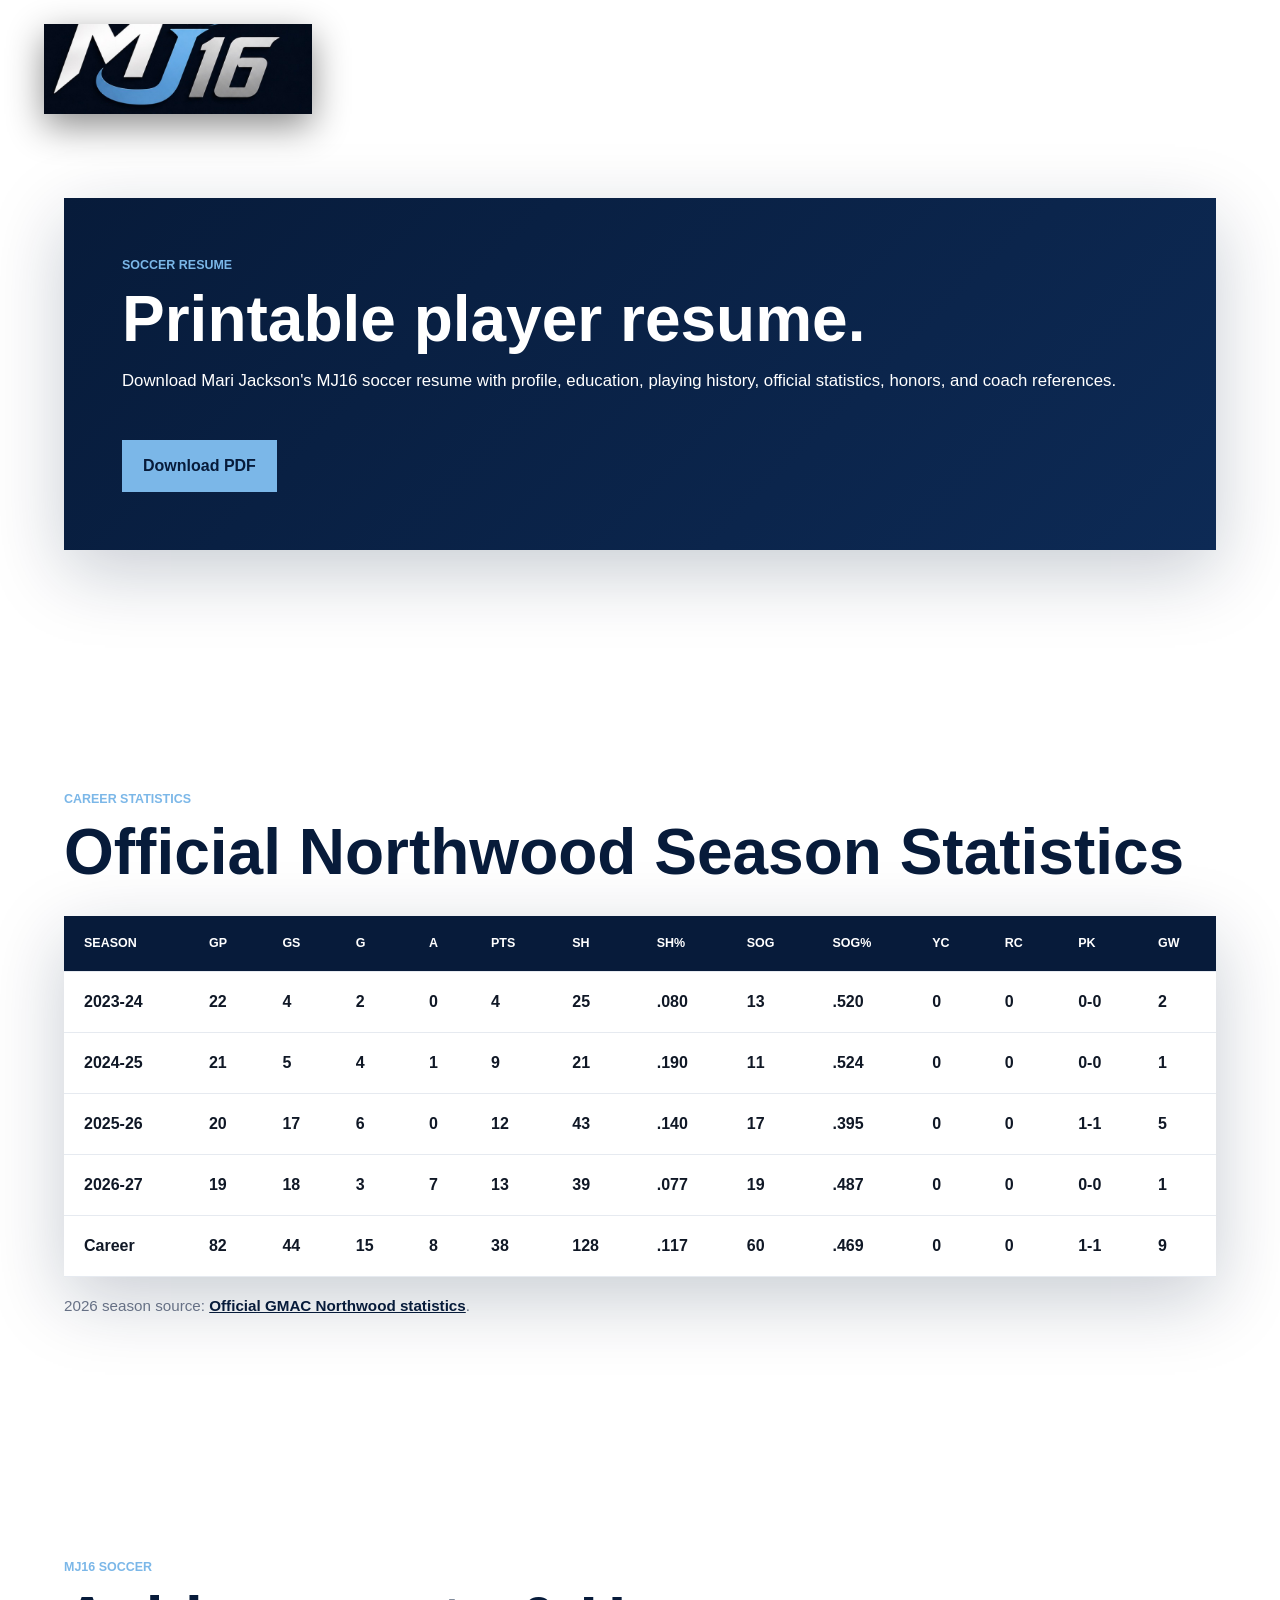
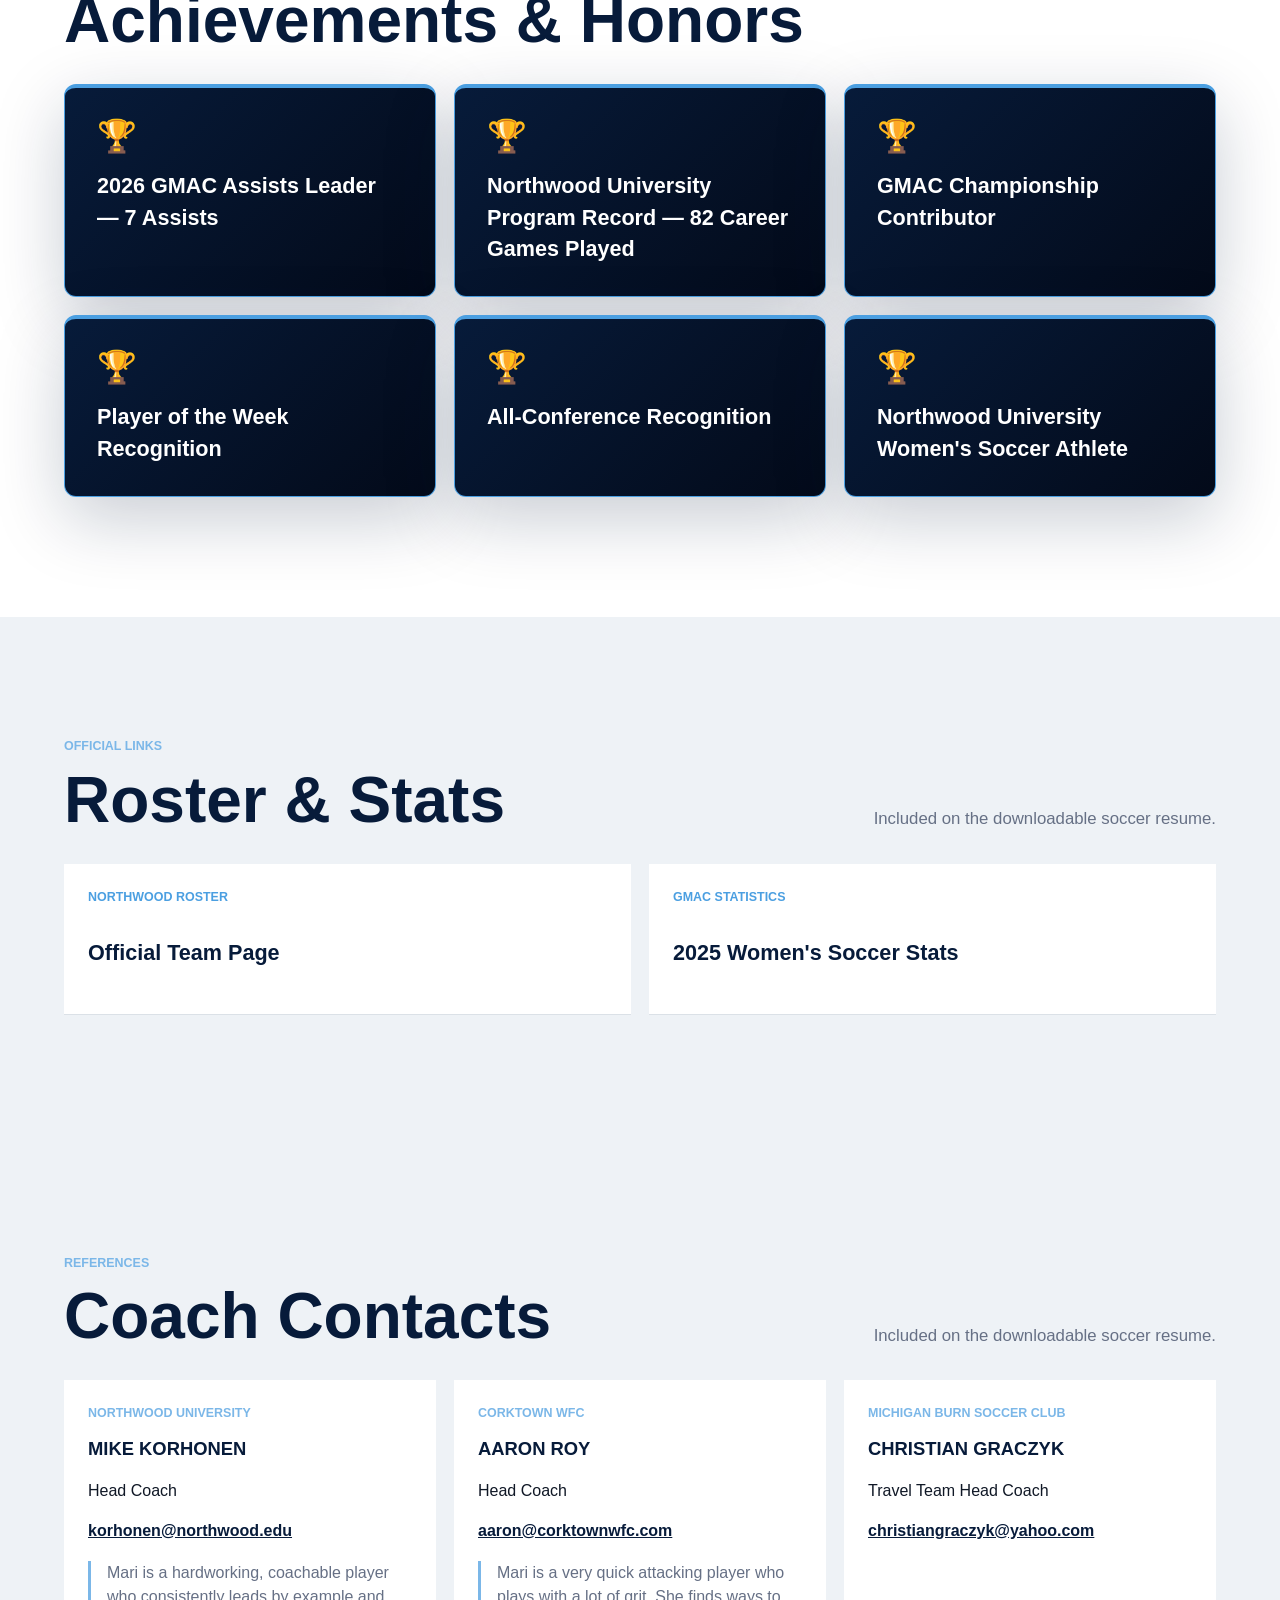
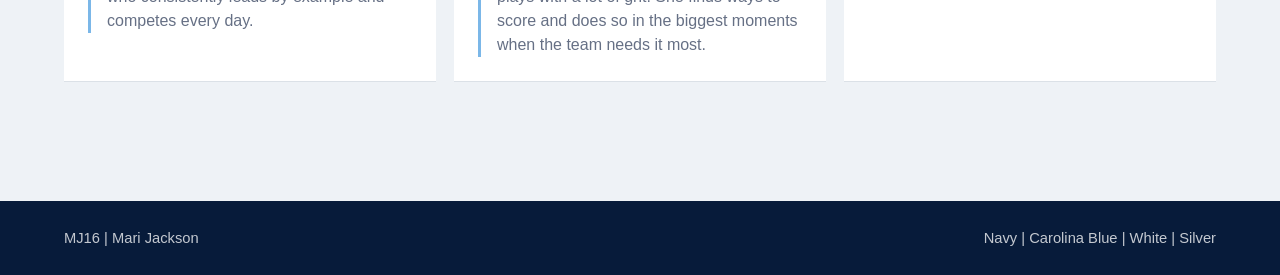
<file: resume.html>
<!doctype html>
<html lang="en">
  <head>
    <meta charset="utf-8">
    <meta name="viewport" content="width=device-width, initial-scale=1">
    <title>Soccer Resume | Mari Jackson MJ16</title>
    <link rel="stylesheet" href="assets/css/styles.css">
  </head>
  <body>
    <header class="site-header home-header is-scrolled" data-header>
      <a class="brand home-brand" href="index.html" aria-label="MJ16 Soccer home"><img class="home-logo" src="assets/images/mj16-logo.jpg" alt="MJ16 Soccer logo"></a>
      <button class="nav-toggle" type="button" aria-label="Open navigation" aria-expanded="false" data-nav-toggle><span></span><span></span><span></span></button>
      <nav class="site-nav" data-nav>
        <a href="about.html">About</a><a href="profile.html">Profile</a><a href="stats.html">Stats</a><a href="highlights.html">Highlights</a><a href="gallery.html">Gallery</a><a href="resume.html">Resume</a><a href="contact.html">Contact</a>
      </nav>
    </header>
    <main class="subpage">
      <section class="section resume"><div class="resume-band"><div><div class="section-kicker">Soccer Resume</div><h2>Printable player resume.</h2><p>Download Mari Jackson's MJ16 soccer resume with profile, education, playing history, official statistics, honors, and coach references.</p></div><a class="button primary" href="assets/downloads/mari-jackson-soccer-resume.pdf" download>Download PDF</a></div></section>
      <section class="section stats" aria-labelledby="resume-stats-heading">
        <div class="section-heading"><div><div class="section-kicker">Career Statistics</div><h2 id="resume-stats-heading">Official Northwood Season Statistics</h2></div></div>
        <div class="stats-table-wrap" tabindex="0" role="region" aria-label="Northwood season statistics; scroll horizontally for all columns">
          <table><thead><tr><th>Season</th><th>GP</th><th>GS</th><th>G</th><th>A</th><th>PTS</th><th>SH</th><th>SH%</th><th>SOG</th><th>SOG%</th><th>YC</th><th>RC</th><th>PK</th><th>GW</th></tr></thead><tbody><tr><td>2023-24</td><td>22</td><td>4</td><td>2</td><td>0</td><td>4</td><td>25</td><td>.080</td><td>13</td><td>.520</td><td>0</td><td>0</td><td>0-0</td><td>2</td></tr><tr><td>2024-25</td><td>21</td><td>5</td><td>4</td><td>1</td><td>9</td><td>21</td><td>.190</td><td>11</td><td>.524</td><td>0</td><td>0</td><td>0-0</td><td>1</td></tr><tr><td>2025-26</td><td>20</td><td>17</td><td>6</td><td>0</td><td>12</td><td>43</td><td>.140</td><td>17</td><td>.395</td><td>0</td><td>0</td><td>1-1</td><td>5</td></tr><tr><td>2026-27</td><td>19</td><td>18</td><td>3</td><td>7</td><td>13</td><td>39</td><td>.077</td><td>19</td><td>.487</td><td>0</td><td>0</td><td>0-0</td><td>1</td></tr><tr><td>Career</td><td>82</td><td>44</td><td>15</td><td>8</td><td>38</td><td>128</td><td>.117</td><td>60</td><td>.469</td><td>0</td><td>0</td><td>1-1</td><td>9</td></tr></tbody></table>
        </div>
        <p class="source-note">2026 season source: <a href="https://greatmidwestsports.com/teamstats.aspx?path=wsoc&amp;year=2026&amp;school=nu">Official GMAC Northwood statistics</a>.</p>
      </section>
      <section class="section achievements">
        <div class="section-heading"><div><div class="section-kicker">MJ16 Soccer</div><h2>Achievements &amp; Honors</h2></div></div>
        <ul class="achievement-grid">
          <li class="achievement-card"><span class="achievement-trophy" aria-hidden="true">🏆</span><strong>2026 GMAC Assists Leader — 7 Assists</strong></li>
          <li class="achievement-card"><span class="achievement-trophy" aria-hidden="true">🏆</span><strong>Northwood University Program Record — 82 Career Games Played</strong></li>
          <li class="achievement-card"><span class="achievement-trophy" aria-hidden="true">🏆</span><strong>GMAC Championship Contributor</strong></li>
          <li class="achievement-card"><span class="achievement-trophy" aria-hidden="true">🏆</span><strong>Player of the Week Recognition</strong></li>
          <li class="achievement-card"><span class="achievement-trophy" aria-hidden="true">🏆</span><strong>All-Conference Recognition</strong></li>
          <li class="achievement-card"><span class="achievement-trophy" aria-hidden="true">🏆</span><strong>Northwood University Women's Soccer Athlete</strong></li>
        </ul>
      </section>
      <section class="section links-section">
        <div class="section-heading"><div><div class="section-kicker">Official Links</div><h2>Roster & Stats</h2></div><p>Included on the downloadable soccer resume.</p></div>
        <div class="link-grid">
          <a class="link-card" href="https://www.gonorthwood.com/sports/wsoc"><span>Northwood Roster</span><strong>Official Team Page</strong></a>
          <a class="link-card" href="https://greatmidwestsports.com/stats.aspx?path=wsoc&year=2025"><span>GMAC Statistics</span><strong>2025 Women's Soccer Stats</strong></a>
        </div>
      </section>
      <section class="section references">
        <div class="section-heading"><div><div class="section-kicker">References</div><h2>Coach Contacts</h2></div><p>Included on the downloadable soccer resume.</p></div>
        <div class="reference-grid">
          <article class="reference-card"><p class="panel-label">Northwood University</p><h3>Mike Korhonen</h3><p>Head Coach</p><a href="mailto:korhonen@northwood.edu">korhonen@northwood.edu</a><blockquote>Mari is a hardworking, coachable player who consistently leads by example and competes every day.</blockquote></article>
          <article class="reference-card"><p class="panel-label">Corktown WFC</p><h3>Aaron Roy</h3><p>Head Coach</p><a href="mailto:aaron@corktownwfc.com">aaron@corktownwfc.com</a><blockquote>Mari is a very quick attacking player who plays with a lot of grit. She finds ways to score and does so in the biggest moments when the team needs it most.</blockquote></article>
          <article class="reference-card"><p class="panel-label">Michigan Burn Soccer Club</p><h3>Christian Graczyk</h3><p>Travel Team Head Coach</p><a href="mailto:christiangraczyk@yahoo.com">christiangraczyk@yahoo.com</a></article>
        </div>
      </section>
    </main>
    <footer class="site-footer"><span>MJ16 | Mari Jackson</span><span>Navy | Carolina Blue | White | Silver</span></footer>
    <script src="assets/js/main.js"></script>
  </body>
</html>
</file>
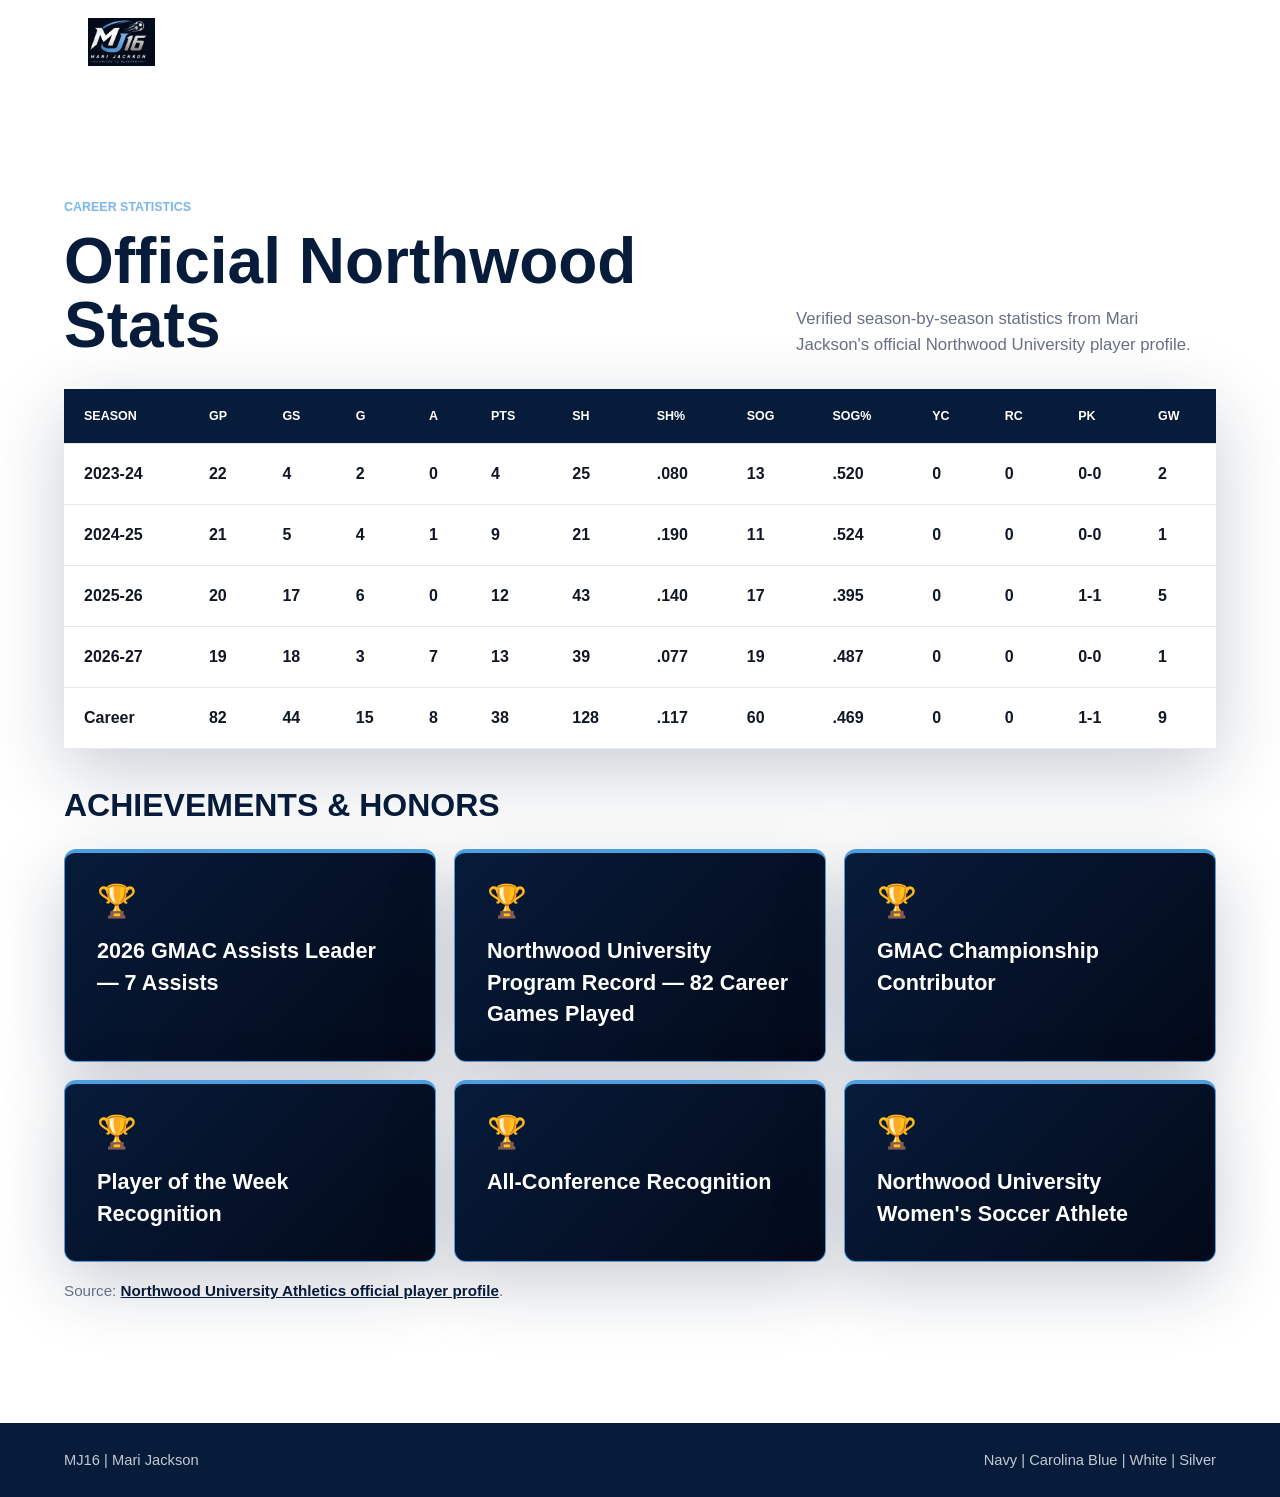
<file: stats.html>
<!doctype html>
<html lang="en">
  <head>
    <meta charset="utf-8">
    <meta name="viewport" content="width=device-width, initial-scale=1">
    <title>Career Statistics | Mari Jackson MJ16</title>
    <link rel="stylesheet" href="assets/css/styles.css">
    <style>
      .site-header .brand-logo {
        width: 140px;
        height: 48px;
        object-fit: contain;
      }
    </style>
  </head>
  <body>
    <header class="site-header" data-header>
      <a class="brand" href="index.html" aria-label="MJ16 Soccer home"><img class="brand-logo" src="assets/images/mj16-logo.jpg" alt="MJ16 Soccer logo"></a>
      <button class="nav-toggle" type="button" aria-label="Open navigation" aria-expanded="false" data-nav-toggle><span></span><span></span><span></span></button>
      <nav class="site-nav" data-nav>
        <a href="about.html">About</a><a href="profile.html">Profile</a><a href="stats.html">Stats</a><a href="highlights.html">Highlights</a><a href="gallery.html">Gallery</a><a href="resume.html">Resume</a><a href="contact.html">Contact</a>
      </nav>
    </header>
    <main class="subpage">
      <section class="section stats">
        <div class="section-heading"><div><div class="section-kicker">Career Statistics</div><h2>Official Northwood Stats</h2></div><p>Verified season-by-season statistics from Mari Jackson's official Northwood University player profile.</p></div>
        <div class="stats-table-wrap">
          <table><thead><tr><th>Season</th><th>GP</th><th>GS</th><th>G</th><th>A</th><th>PTS</th><th>SH</th><th>SH%</th><th>SOG</th><th>SOG%</th><th>YC</th><th>RC</th><th>PK</th><th>GW</th></tr></thead><tbody><tr><td>2023-24</td><td>22</td><td>4</td><td>2</td><td>0</td><td>4</td><td>25</td><td>.080</td><td>13</td><td>.520</td><td>0</td><td>0</td><td>0-0</td><td>2</td></tr><tr><td>2024-25</td><td>21</td><td>5</td><td>4</td><td>1</td><td>9</td><td>21</td><td>.190</td><td>11</td><td>.524</td><td>0</td><td>0</td><td>0-0</td><td>1</td></tr><tr><td>2025-26</td><td>20</td><td>17</td><td>6</td><td>0</td><td>12</td><td>43</td><td>.140</td><td>17</td><td>.395</td><td>0</td><td>0</td><td>1-1</td><td>5</td></tr><tr><td>2026-27</td><td>19</td><td>18</td><td>3</td><td>7</td><td>13</td><td>39</td><td>.077</td><td>19</td><td>.487</td><td>0</td><td>0</td><td>0-0</td><td>1</td></tr><tr><td>Career</td><td>82</td><td>44</td><td>15</td><td>8</td><td>38</td><td>128</td><td>.117</td><td>60</td><td>.469</td><td>0</td><td>0</td><td>1-1</td><td>9</td></tr></tbody></table>
        </div>
        <h3 class="achievement-heading">Achievements &amp; Honors</h3>
        <ul class="achievement-grid">
          <li class="achievement-card"><span class="achievement-trophy" aria-hidden="true">🏆</span><strong>2026 GMAC Assists Leader — 7 Assists</strong></li>
          <li class="achievement-card"><span class="achievement-trophy" aria-hidden="true">🏆</span><strong>Northwood University Program Record — 82 Career Games Played</strong></li>
          <li class="achievement-card"><span class="achievement-trophy" aria-hidden="true">🏆</span><strong>GMAC Championship Contributor</strong></li>
          <li class="achievement-card"><span class="achievement-trophy" aria-hidden="true">🏆</span><strong>Player of the Week Recognition</strong></li>
          <li class="achievement-card"><span class="achievement-trophy" aria-hidden="true">🏆</span><strong>All-Conference Recognition</strong></li>
          <li class="achievement-card"><span class="achievement-trophy" aria-hidden="true">🏆</span><strong>Northwood University Women's Soccer Athlete</strong></li>
        </ul>
        <p class="source-note">Source: <a href="https://www.gonorthwood.com/sports/wsoc/2025-26/bios/jackson_mari_00v1?view=career">Northwood University Athletics official player profile</a>.</p>
      </section>
    </main>
    <footer class="site-footer"><span>MJ16 | Mari Jackson</span><span>Navy | Carolina Blue | White | Silver</span></footer>
    <script src="assets/js/main.js"></script>
  </body>
</html>
</file>
<file: assets/css/styles.css>
:root {
  --navy: #071b3a;
  --navy-2: #0d2a55;
  --carolina: #7bb7e8;
  --carolina-strong: #4b9fe1;
  --white: #ffffff;
  --silver: #c7ced8;
  --silver-2: #eef2f6;
  --ink: #101826;
  --muted: #667085;
  --shadow: 0 22px 70px rgba(7, 27, 58, 0.22);
}

* {
  box-sizing: border-box;
}

html {
  scroll-behavior: smooth;
}

body {
  margin: 0;
  color: var(--ink);
  background: var(--white);
  font-family: Arial, Helvetica, sans-serif;
  line-height: 1.5;
}

img {
  max-width: 100%;
  display: block;
}

a {
  color: inherit;
}

.site-header {
  position: fixed;
  inset: 0 0 auto;
  z-index: 20;
  display: flex;
  align-items: center;
  justify-content: space-between;
  gap: 24px;
  padding: 18px clamp(18px, 4vw, 56px);
  color: var(--white);
  transition: background 180ms ease, box-shadow 180ms ease, padding 180ms ease;
}

.site-header.is-scrolled {
  padding-top: 12px;
  padding-bottom: 12px;
  background: rgba(7, 27, 58, 0.94);
  box-shadow: 0 12px 36px rgba(0, 0, 0, 0.22);
  backdrop-filter: blur(14px);
}

.brand {
  display: inline-flex;
  align-items: center;
  gap: 10px;
  text-decoration: none;
  font-weight: 800;
}

.brand-mark {
  display: grid;
  place-items: center;
  width: 42px;
  height: 42px;
  border: 2px solid var(--carolina);
  background: rgba(255, 255, 255, 0.08);
  color: var(--white);
}

.brand-word {
  letter-spacing: 0;
  font-size: 1.05rem;
}

.site-nav {
  display: flex;
  align-items: center;
  gap: clamp(12px, 2vw, 28px);
  font-size: 0.9rem;
  font-weight: 700;
  text-transform: uppercase;
}

.site-nav a {
  text-decoration: none;
  color: rgba(255, 255, 255, 0.86);
}

.site-nav a:hover,
.site-nav a:focus-visible {
  color: var(--carolina);
}

.nav-toggle {
  display: none;
  width: 44px;
  height: 44px;
  border: 1px solid rgba(255, 255, 255, 0.38);
  background: rgba(255, 255, 255, 0.08);
  padding: 10px;
}

.nav-toggle span {
  display: block;
  height: 2px;
  margin: 5px 0;
  background: var(--white);
}

.hero {
  position: relative;
  min-height: 100svh;
  overflow: hidden;
  display: grid;
  align-items: center;
  padding: 116px clamp(18px, 5vw, 72px) 84px;
  color: var(--white);
}

.hero-image,
.hero-overlay {
  position: absolute;
  inset: 0;
  width: 100%;
  height: 100%;
}

.hero-image {
  object-fit: cover;
  object-position: center;
}

.hero-overlay {
  background:
    linear-gradient(90deg, rgba(7, 27, 58, 0.92) 0%, rgba(7, 27, 58, 0.68) 43%, rgba(7, 27, 58, 0.18) 100%),
    linear-gradient(0deg, rgba(7, 27, 58, 0.7), rgba(7, 27, 58, 0.02) 42%);
}

.hero-content {
  position: relative;
  z-index: 2;
  width: min(760px, 100%);
}

.eyebrow,
.section-kicker,
.panel-label {
  margin: 0 0 12px;
  color: var(--carolina);
  font-size: 0.78rem;
  font-weight: 800;
  letter-spacing: 0;
  text-transform: uppercase;
}

.hero h1 {
  margin: 0;
  font-size: clamp(3.6rem, 10vw, 8.8rem);
  line-height: 0.9;
  font-weight: 900;
}

.hero-copy {
  width: min(560px, 100%);
  margin: 24px 0 0;
  color: rgba(255, 255, 255, 0.88);
  font-size: clamp(1.05rem, 2vw, 1.35rem);
}

.hero-actions,
.resume-band {
  display: flex;
  align-items: center;
  gap: 14px;
  flex-wrap: wrap;
  margin-top: 34px;
}

.button {
  min-height: 48px;
  display: inline-flex;
  align-items: center;
  justify-content: center;
  padding: 13px 20px;
  border: 1px solid transparent;
  text-decoration: none;
  font-weight: 800;
  cursor: pointer;
  transition: transform 160ms ease, background 160ms ease, color 160ms ease;
}

.button:hover {
  transform: translateY(-2px);
}

.button.primary {
  background: var(--carolina);
  color: var(--navy);
}

.button.secondary {
  border-color: rgba(255, 255, 255, 0.48);
  color: var(--white);
  background: rgba(255, 255, 255, 0.08);
}

.hero-strip {
  position: absolute;
  z-index: 2;
  left: clamp(18px, 5vw, 72px);
  right: clamp(18px, 5vw, 72px);
  bottom: 24px;
  display: grid;
  grid-template-columns: repeat(3, 1fr);
  border-top: 1px solid rgba(255, 255, 255, 0.3);
  color: rgba(255, 255, 255, 0.84);
  font-weight: 700;
}

.hero-strip span {
  padding: 18px 14px 0 0;
}

.section {
  padding: clamp(72px, 10vw, 120px) clamp(18px, 5vw, 72px);
}

.subpage {
  padding-top: 78px;
}

.page-title {
  margin: 0 0 18px;
  color: var(--navy);
  font-size: clamp(3rem, 8vw, 6rem);
  line-height: 0.92;
  font-weight: 900;
}

.split,
.contact-grid {
  display: grid;
  grid-template-columns: minmax(0, 0.85fr) minmax(0, 1fr);
  gap: clamp(36px, 7vw, 92px);
  align-items: start;
}

h2 {
  margin: 0;
  color: var(--navy);
  font-size: clamp(2rem, 5vw, 4rem);
  line-height: 1;
}

h3 {
  margin: 34px 0 10px;
  color: var(--navy);
  font-size: 1.15rem;
  text-transform: uppercase;
}

.copy-block p,
.section-heading p,
.resume-band p,
.contact p,
.profile-panel p {
  color: var(--muted);
  font-size: 1.05rem;
}

.profile,
.highlights,
.contact,
.references,
.links-section {
  background: var(--silver-2);
}

.profile-grid {
  display: grid;
  grid-template-columns: repeat(4, 1fr);
  gap: 14px;
}

.profile-panel {
  min-height: 160px;
  padding: 24px;
  background: var(--white);
  box-shadow: 0 1px 0 rgba(7, 27, 58, 0.08);
}

.profile-panel.featured {
  grid-column: span 2;
  grid-row: span 2;
  background: var(--navy);
  color: var(--white);
}

.profile-panel.featured h2,
.profile-panel.featured p {
  color: var(--white);
}

.profile-panel strong {
  display: block;
  color: var(--navy);
  font-size: 1.35rem;
  line-height: 1.15;
}

.section-heading {
  display: flex;
  justify-content: space-between;
  gap: 28px;
  align-items: end;
  margin-bottom: 32px;
}

.section-heading p {
  max-width: 420px;
  margin: 0;
}

.source-note {
  margin: 18px 0 0;
  color: var(--muted);
  font-size: 0.95rem;
}

.source-note a {
  color: var(--navy);
  font-weight: 800;
}

.stats-table-wrap {
  overflow-x: auto;
  box-shadow: var(--shadow);
}

table {
  width: 100%;
  border-collapse: collapse;
  min-width: 760px;
  background: var(--white);
}

th,
td {
  padding: 18px 20px;
  text-align: left;
  border-bottom: 1px solid #e6eaf0;
}

th {
  background: var(--navy);
  color: var(--white);
  font-size: 0.78rem;
  text-transform: uppercase;
}

td {
  font-weight: 700;
}

.video-frame {
  position: relative;
  width: 100%;
  aspect-ratio: 16 / 9;
  background: var(--navy);
  box-shadow: var(--shadow);
}

.video-frame iframe {
  position: absolute;
  inset: 0;
  width: 100%;
  height: 100%;
  border: 0;
}

.video-container {
  position: relative;
  width: 100%;
  aspect-ratio: 16 / 9;
  background: var(--navy);
  box-shadow: var(--shadow);
}

.video-container iframe {
  position: absolute;
  inset: 0;
  width: 100%;
  height: 100%;
  border: 0;
}

.full-game-section {
  margin-top: 42px;
}

.compact-heading {
  margin-bottom: 18px;
}

.full-game-card {
  display: grid;
  gap: 10px;
  margin-top: 16px;
  padding: 26px;
  border: 1px solid rgba(180, 189, 196, 0.72);
  background: linear-gradient(135deg, rgba(0, 32, 91, 0.96), rgba(0, 136, 206, 0.82));
  color: var(--white);
  text-decoration: none;
  box-shadow: var(--shadow);
}

.full-game-card:first-of-type {
  margin-top: 0;
}

.full-game-card span {
  color: var(--silver);
  font-size: 0.78rem;
  font-weight: 800;
  letter-spacing: 0.08em;
  text-transform: uppercase;
}

.full-game-card strong {
  font-size: clamp(1.35rem, 3vw, 2.1rem);
  line-height: 1.1;
}

.full-game-card em {
  color: rgba(255, 255, 255, 0.78);
  font-style: normal;
  font-weight: 700;
}

.full-game-card:hover,
.full-game-card:focus-visible {
  transform: translateY(-2px);
  outline: 2px solid var(--carolina);
  outline-offset: 4px;
}

.gallery-grid {
  display: grid;
  grid-template-columns: repeat(4, 1fr);
  gap: 18px;
}

.gallery-grid figure {
  margin: 0;
  position: relative;
  min-height: 420px;
  overflow: hidden;
  background: var(--navy);
}

.gallery-grid img {
  width: 100%;
  height: 100%;
  object-fit: cover;
  filter: saturate(1.05);
}

.gallery-grid figure:nth-child(2) img {
  object-position: 68% center;
}

.gallery-grid figure:nth-child(3) img {
  object-position: 35% center;
}

figcaption {
  position: absolute;
  left: 18px;
  right: 18px;
  bottom: 18px;
  padding-top: 14px;
  border-top: 1px solid rgba(255, 255, 255, 0.45);
  color: var(--white);
  font-weight: 800;
}

.resume-band {
  justify-content: space-between;
  gap: 30px;
  margin: 0;
  padding: clamp(30px, 5vw, 58px);
  background: linear-gradient(135deg, var(--navy), var(--navy-2));
  color: var(--white);
  box-shadow: var(--shadow);
}

.resume-band h2,
.resume-band p {
  color: var(--white);
}

.contact-form {
  display: grid;
  gap: 16px;
  padding: 28px;
  background: var(--white);
  box-shadow: var(--shadow);
}

.reference-grid {
  display: grid;
  grid-template-columns: repeat(3, 1fr);
  gap: 18px;
}

.link-grid {
  display: grid;
  grid-template-columns: repeat(2, 1fr);
  gap: 18px;
}

.link-card {
  display: grid;
  gap: 10px;
  min-height: 150px;
  padding: 24px;
  background: var(--white);
  color: var(--navy);
  text-decoration: none;
  box-shadow: 0 1px 0 rgba(7, 27, 58, 0.08);
}

.link-card span {
  color: var(--carolina-strong);
  font-size: 0.78rem;
  font-weight: 800;
  text-transform: uppercase;
}

.link-card strong {
  font-size: 1.35rem;
  line-height: 1.15;
}

.reference-card {
  min-height: 280px;
  padding: 24px;
  background: var(--white);
  box-shadow: 0 1px 0 rgba(7, 27, 58, 0.08);
}

.reference-card h3 {
  margin-top: 0;
}

.reference-card a {
  display: inline-block;
  color: var(--navy);
  font-weight: 800;
  overflow-wrap: anywhere;
}

blockquote {
  margin: 18px 0 0;
  padding-left: 16px;
  border-left: 3px solid var(--carolina);
  color: var(--muted);
}

label {
  display: grid;
  gap: 8px;
  color: var(--navy);
  font-weight: 800;
}

input,
textarea {
  width: 100%;
  border: 1px solid #d7dde6;
  background: #fbfcfe;
  color: var(--ink);
  padding: 14px;
  font: inherit;
}

input:focus,
textarea:focus {
  outline: 2px solid var(--carolina);
  border-color: var(--carolina);
}

.site-footer {
  display: flex;
  justify-content: space-between;
  gap: 18px;
  padding: 26px clamp(18px, 5vw, 72px);
  background: var(--navy);
  color: rgba(255, 255, 255, 0.76);
  font-size: 0.92rem;
}

@media (max-width: 900px) {
  .nav-toggle {
    display: block;
  }

  .site-nav {
    position: absolute;
    top: 100%;
    left: 18px;
    right: 18px;
    display: none;
    flex-direction: column;
    align-items: stretch;
    gap: 0;
    padding: 10px;
    background: rgba(7, 27, 58, 0.98);
    box-shadow: var(--shadow);
  }

  .site-nav.is-open {
    display: flex;
  }

  .site-nav a {
    padding: 14px;
  }

  .split,
  .contact-grid,
  .section-heading {
    grid-template-columns: 1fr;
    display: grid;
  }

  .profile-grid,
  .gallery-grid,
  .reference-grid,
  .link-grid {
    grid-template-columns: 1fr 1fr;
  }

  .profile-panel.featured {
    grid-column: 1 / -1;
  }
}

@media (max-width: 640px) {
  .hero {
    min-height: 100svh;
    padding-top: 104px;
  }

  .hero-overlay {
    background:
      linear-gradient(180deg, rgba(7, 27, 58, 0.72), rgba(7, 27, 58, 0.92)),
      linear-gradient(90deg, rgba(7, 27, 58, 0.8), rgba(7, 27, 58, 0.35));
  }

  .hero-actions,
  .resume-band,
  .site-footer {
    align-items: stretch;
    flex-direction: column;
  }

  .button {
    width: 100%;
  }

  .hero-strip {
    position: relative;
    left: auto;
    right: auto;
    bottom: auto;
    margin-top: 42px;
    grid-template-columns: 1fr;
  }

  .profile-grid,
  .gallery-grid,
  .reference-grid,
  .link-grid {
    grid-template-columns: 1fr;
  }

  .gallery-grid figure {
    min-height: 320px;
  }
}

.home-page {
  min-height: 100svh;
  background: var(--white);
  color: var(--white);
  overflow-x: hidden;
}

.home-header {
  width: min(100%, 1360px);
  left: 50%;
  right: auto;
  transform: translateX(-50%);
  padding: 24px clamp(22px, 3.4vw, 48px);
  background: transparent;
}

.home-header.is-scrolled {
  background: rgba(3, 10, 25, 0.82);
}

.home-brand {
  width: clamp(168px, 21vw, 292px);
  height: clamp(58px, 7vw, 92px);
  overflow: hidden;
  filter: drop-shadow(0 12px 18px rgba(0, 0, 0, 0.45));
}

.home-logo {
  width: 100%;
  height: auto;
  max-width: none;
  transform: translateY(-3%);
}

.poster-hero {
  position: relative;
  width: min(calc(100% - 28px), 1360px);
  min-height: calc(100svh - 28px);
  margin: 14px auto;
  overflow: hidden;
  border-radius: 0 86px 86px 86px;
  background: #030a19;
  box-shadow: 0 28px 80px rgba(2, 8, 23, 0.3);
}

.poster-image,
.poster-shade {
  position: absolute;
  inset: 0;
  width: 100%;
  height: 100%;
}

.poster-image {
  object-fit: cover;
  object-position: 67% center;
  filter: saturate(0.95) contrast(1.02);
}

.poster-shade {
  background:
    radial-gradient(circle at 77% 22%, rgba(255, 255, 255, 0.82) 0%, rgba(255, 255, 255, 0.52) 24%, rgba(255, 255, 255, 0.08) 45%, rgba(255, 255, 255, 0) 64%),
    linear-gradient(90deg, rgba(1, 6, 17, 0.98) 0%, rgba(2, 9, 26, 0.92) 29%, rgba(5, 14, 34, 0.48) 55%, rgba(5, 14, 34, 0.1) 100%),
    linear-gradient(0deg, rgba(1, 6, 17, 0.98) 0%, rgba(1, 6, 17, 0.58) 20%, rgba(1, 6, 17, 0.04) 54%);
}

.poster-content {
  position: relative;
  z-index: 2;
  width: min(470px, 55vw);
  padding: clamp(112px, 12vw, 154px) 0 clamp(156px, 16vw, 186px) clamp(28px, 3.5vw, 50px);
}

.poster-kicker {
  position: relative;
  margin: 0 0 28px;
  color: #4c9fff;
  font-size: clamp(0.74rem, 1vw, 0.95rem);
  font-weight: 900;
  letter-spacing: 0;
  text-transform: uppercase;
}

.poster-kicker::after {
  content: "";
  position: absolute;
  left: 0;
  bottom: -14px;
  width: 78px;
  height: 3px;
  background: #1087ff;
  box-shadow: 0 0 16px rgba(16, 135, 255, 0.7);
}

.poster-content h1 {
  margin: 0;
  color: var(--white);
  font-size: clamp(4.8rem, 11vw, 7.8rem);
  line-height: 0.86;
  font-weight: 950;
  font-style: italic;
  letter-spacing: 0;
  text-transform: uppercase;
  text-shadow: 0 14px 35px rgba(0, 0, 0, 0.55);
  transform: skewX(-7deg);
  transform-origin: left center;
}

.poster-copy {
  width: min(100%, 430px);
  margin: 22px 0 0;
  color: rgba(255, 255, 255, 0.88);
  font-size: clamp(0.94rem, 1.3vw, 1.13rem);
  line-height: 1.42;
}

.poster-actions {
  display: flex;
  flex-wrap: wrap;
  gap: 14px;
  margin: 20px 0 22px;
}

.poster-button {
  min-height: 52px;
  display: inline-flex;
  align-items: center;
  justify-content: center;
  gap: 12px;
  padding: 13px 24px;
  border: 1px solid rgba(59, 153, 255, 0.84);
  color: var(--white);
  font-size: 0.82rem;
  font-weight: 900;
  text-decoration: none;
  text-transform: uppercase;
  box-shadow: 0 0 0 1px rgba(12, 111, 232, 0.22), 0 12px 24px rgba(0, 0, 0, 0.3);
}

.poster-button-primary {
  background: #128bff;
}

.poster-button-secondary {
  background: rgba(0, 0, 0, 0.3);
}

.play-mark {
  width: 0;
  height: 0;
  border-top: 8px solid transparent;
  border-bottom: 8px solid transparent;
  border-left: 12px solid var(--white);
}

.download-mark {
  position: relative;
  width: 14px;
  height: 17px;
  border-bottom: 3px solid var(--white);
}

.download-mark::before,
.download-mark::after {
  content: "";
  position: absolute;
  left: 50%;
  transform: translateX(-50%);
}

.download-mark::before {
  top: 0;
  width: 3px;
  height: 12px;
  background: var(--white);
}

.download-mark::after {
  top: 8px;
  width: 9px;
  height: 9px;
  border-right: 3px solid var(--white);
  border-bottom: 3px solid var(--white);
  transform: translateX(-50%) rotate(45deg);
}

.player-facts {
  display: grid;
  grid-template-columns: repeat(4, minmax(0, 1fr));
  gap: 20px;
  width: min(620px, 82vw);
  margin: 0;
}

.player-facts div {
  display: grid;
  grid-template-columns: 28px minmax(0, 1fr);
  column-gap: 10px;
  align-items: center;
}

.player-facts div::before {
  content: "";
  width: 24px;
  height: 24px;
  border-radius: 8px;
  background: linear-gradient(135deg, #5ab0ff, #0e6df0);
  box-shadow: 0 0 18px rgba(16, 135, 255, 0.55);
}

.player-facts dt {
  color: rgba(226, 236, 255, 0.66);
  font-size: 0.61rem;
  font-weight: 800;
  line-height: 1.1;
  text-transform: uppercase;
}

.player-facts dd {
  margin: 2px 0 0;
  color: var(--white);
  font-size: 0.78rem;
  font-weight: 900;
  line-height: 1.15;
}

.impact-panel {
  position: absolute;
  z-index: 3;
  left: clamp(34px, 3.5vw, 56px);
  right: clamp(34px, 3.5vw, 56px);
  bottom: 20px;
}

.impact-title {
  display: grid;
  grid-template-columns: 1fr auto 1fr;
  gap: 20px;
  align-items: end;
  margin: 0 auto 10px;
  color: var(--white);
  text-align: center;
}

.impact-title::before,
.impact-title::after {
  content: "";
  height: 1px;
  margin-bottom: 12px;
  background: linear-gradient(90deg, transparent, rgba(35, 133, 255, 0.72));
}

.impact-title::after {
  background: linear-gradient(90deg, rgba(35, 133, 255, 0.72), transparent);
}

.impact-title span {
  display: block;
  color: #4c9fff;
  font-size: 0.72rem;
  font-weight: 900;
  line-height: 1.1;
  text-transform: uppercase;
}

.impact-title h2 {
  margin: 3px 0 0;
  color: var(--white);
  font-size: clamp(1.08rem, 2vw, 1.44rem);
  line-height: 1.05;
  font-weight: 950;
  text-transform: uppercase;
}

.impact-cards {
  display: grid;
  grid-template-columns: repeat(5, minmax(0, 1fr));
  gap: 10px;
}

.impact-cards article {
  min-height: 116px;
  display: grid;
  grid-template-columns: auto auto;
  grid-template-rows: 1fr auto;
  column-gap: 12px;
  align-items: center;
  justify-content: center;
  padding: 18px 12px 14px;
  border: 1px solid rgba(43, 126, 244, 0.45);
  border-radius: 8px;
  background: rgba(1, 9, 25, 0.62);
  box-shadow: inset 0 0 30px rgba(13, 81, 172, 0.12), 0 16px 28px rgba(0, 0, 0, 0.28);
}

.impact-icon {
  display: grid;
  place-items: center;
  width: 34px;
  height: 34px;
  color: var(--white);
  font-size: 0.66rem;
  font-weight: 950;
  border-radius: 50%;
  background: #0f80ff;
}

.impact-cards strong {
  color: #1c8eff;
  font-size: clamp(2rem, 3.8vw, 3.6rem);
  font-weight: 950;
  line-height: 0.9;
}

.impact-cards article > span:last-child {
  grid-column: 1 / -1;
  margin-top: 8px;
  color: var(--white);
  font-size: 0.75rem;
  font-weight: 900;
  text-align: center;
  text-transform: uppercase;
}

@media (max-width: 980px) {
  .home-header {
    padding-top: 18px;
  }

  .poster-hero {
    min-height: auto;
  }

  .poster-content {
    width: min(610px, 100%);
    padding: 118px 28px 260px;
  }

  .poster-image {
    object-position: 66% bottom;
  }

  .poster-shade {
    background:
      linear-gradient(180deg, rgba(1, 6, 17, 0.58) 0%, rgba(1, 6, 17, 0.28) 39%, rgba(1, 6, 17, 0.95) 100%),
      linear-gradient(90deg, rgba(1, 6, 17, 0.94) 0%, rgba(1, 6, 17, 0.54) 58%, rgba(1, 6, 17, 0.04) 100%);
  }

  .impact-cards {
    grid-template-columns: repeat(3, minmax(0, 1fr));
  }
}

@media (max-width: 640px) {
  .home-header {
    padding: 14px 22px;
  }

  .home-brand {
    width: 148px;
    height: 50px;
  }

  .poster-hero {
    width: 100%;
    min-height: 100svh;
    margin: 0;
    border-radius: 0 0 42px 42px;
  }

  .poster-image {
    height: 46%;
    object-position: 64% bottom;
  }

  .poster-shade {
    background:
      linear-gradient(180deg, rgba(1, 6, 17, 0.05) 0%, rgba(1, 6, 17, 0.65) 36%, rgba(1, 6, 17, 1) 50%),
      linear-gradient(90deg, rgba(1, 6, 17, 0.72), rgba(1, 6, 17, 0.06));
  }

  .poster-content {
    width: 100%;
    padding: min(58vh, 430px) 22px 22px;
  }

  .poster-content h1 {
    font-size: clamp(4.2rem, 20vw, 6.2rem);
  }

  .poster-copy {
    font-size: 0.96rem;
  }

  .poster-actions {
    display: grid;
    grid-template-columns: 1fr;
  }

  .poster-button {
    width: 100%;
  }

  .player-facts {
    width: 100%;
    grid-template-columns: repeat(2, minmax(0, 1fr));
    gap: 16px 12px;
  }

  .impact-panel {
    position: relative;
    left: auto;
    right: auto;
    bottom: auto;
    padding: 18px 22px 28px;
  }

  .impact-title {
    grid-template-columns: 1fr;
    gap: 6px;
  }

  .impact-title::before,
  .impact-title::after {
    display: none;
  }

  .impact-cards {
    grid-template-columns: 1fr;
  }

  .impact-cards article {
    min-height: 92px;
  }
}

.profile-page {
  background: #eef2f6;
  color: var(--ink);
  overflow-x: hidden;
}

.profile-hero {
  position: relative;
  min-height: 760px;
  padding: 130px clamp(18px, 5vw, 72px) 72px;
  overflow: hidden;
  background:
    linear-gradient(135deg, rgba(1, 7, 20, 0.98), rgba(6, 24, 55, 0.98) 56%, rgba(10, 55, 112, 0.92)),
    #030a19;
  color: var(--white);
}

.profile-hero::before {
  content: "MJ16";
  position: absolute;
  right: -2vw;
  bottom: -9vw;
  color: rgba(255, 255, 255, 0.035);
  font-size: clamp(9rem, 25vw, 23rem);
  font-weight: 950;
  font-style: italic;
  line-height: 0.8;
}

.profile-hero-shade {
  position: absolute;
  inset: 0;
  background:
    radial-gradient(circle at 75% 20%, rgba(76, 159, 255, 0.26), transparent 34%),
    linear-gradient(0deg, rgba(1, 6, 17, 0.82), transparent 44%);
}

.profile-hero-inner {
  position: relative;
  z-index: 2;
  display: grid;
  grid-template-columns: minmax(0, 0.88fr) minmax(360px, 0.72fr);
  gap: clamp(30px, 6vw, 86px);
  align-items: center;
  max-width: 1240px;
  margin: 0 auto;
}

.profile-copy h1 {
  margin: 0;
  color: var(--white);
  font-size: clamp(4.5rem, 10vw, 9.2rem);
  line-height: 0.86;
  font-weight: 950;
  font-style: italic;
  letter-spacing: 0;
  text-transform: uppercase;
  transform: skewX(-7deg);
  transform-origin: left center;
  text-shadow: 0 18px 34px rgba(0, 0, 0, 0.45);
}

.profile-copy > p:not(.poster-kicker) {
  width: min(100%, 620px);
  margin: 24px 0 0;
  color: rgba(255, 255, 255, 0.82);
  font-size: clamp(1rem, 1.6vw, 1.24rem);
}

.profile-actions {
  display: flex;
  flex-wrap: wrap;
  gap: 14px;
  margin-top: 28px;
}

.profile-photo-card {
  position: relative;
  min-height: 560px;
  margin: 0;
  overflow: hidden;
  border: 1px solid rgba(76, 159, 255, 0.34);
  border-radius: 0 48px 48px 48px;
  background: #061426;
  box-shadow: 0 30px 70px rgba(0, 0, 0, 0.42);
}

.profile-photo-card img {
  width: 100%;
  height: 100%;
  min-height: 560px;
  object-fit: cover;
  object-position: center;
}

.profile-photo-card figcaption {
  left: 22px;
  right: 22px;
  bottom: 22px;
  color: var(--white);
  border-top-color: rgba(76, 159, 255, 0.72);
  font-size: 0.95rem;
  text-transform: uppercase;
}

.profile-band {
  position: relative;
  z-index: 4;
  width: min(calc(100% - 36px), 1180px);
  margin: -54px auto 0;
  padding: 18px;
  border: 1px solid rgba(76, 159, 255, 0.25);
  border-radius: 8px;
  background: rgba(3, 10, 25, 0.94);
  box-shadow: 0 24px 70px rgba(7, 27, 58, 0.28);
}

.profile-fact-grid {
  display: grid;
  grid-template-columns: repeat(4, minmax(0, 1fr));
  gap: 12px;
  margin: 0;
}

.profile-fact-grid div {
  min-height: 96px;
  padding: 16px;
  border: 1px solid rgba(76, 159, 255, 0.22);
  background: rgba(255, 255, 255, 0.035);
}

.profile-fact-grid dt {
  color: #4c9fff;
  font-size: 0.68rem;
  font-weight: 900;
  text-transform: uppercase;
}

.profile-fact-grid dd {
  margin: 8px 0 0;
  color: var(--white);
  font-size: 0.92rem;
  font-weight: 900;
  line-height: 1.25;
}

.profile-section {
  padding: clamp(72px, 9vw, 112px) clamp(18px, 5vw, 72px);
}

.profile-section-heading {
  max-width: 1120px;
  margin: 0 auto 30px;
}

.profile-section-heading h2,
.profile-media-strip h2 {
  color: var(--navy);
  font-size: clamp(2.5rem, 6vw, 5.6rem);
  font-style: italic;
  font-weight: 950;
  line-height: 0.9;
  text-transform: uppercase;
}

.profile-two-column {
  display: grid;
  grid-template-columns: minmax(0, 1fr) minmax(0, 1fr);
  gap: 18px;
  max-width: 1120px;
  margin: 0 auto;
}

.profile-panel-dark,
.profile-panel-light,
.profile-detail-grid article {
  border-radius: 8px;
  box-shadow: 0 18px 50px rgba(7, 27, 58, 0.12);
}

.profile-panel-dark {
  padding: clamp(28px, 4vw, 46px);
  background: linear-gradient(135deg, #030a19, #092657);
  color: var(--white);
}

.profile-panel-dark.compact {
  background: linear-gradient(135deg, #061426, #0d2a55);
}

.profile-panel-light {
  padding: clamp(28px, 4vw, 46px);
  background: var(--white);
}

.profile-panel-dark h3,
.profile-panel-light h3,
.profile-detail-grid h3 {
  margin: 0 0 18px;
  color: inherit;
  font-size: 1rem;
  letter-spacing: 0;
  text-transform: uppercase;
}

.profile-panel-dark p {
  margin: 0;
  color: rgba(255, 255, 255, 0.78);
  font-size: 1.04rem;
}

.profile-panel-dark p + p {
  margin-top: 18px;
}

.profile-card-copy {
  margin: 0;
  color: var(--muted);
  font-size: 1.04rem;
}

.profile-list {
  display: grid;
  gap: 12px;
  margin: 0;
  padding: 0;
  list-style: none;
}

.profile-list li {
  display: flex;
  justify-content: space-between;
  gap: 18px;
  padding-bottom: 12px;
  border-bottom: 1px solid #dfe6ef;
}

.profile-list strong {
  color: var(--navy);
  font-size: 0.78rem;
  text-transform: uppercase;
}

.profile-list span {
  color: var(--muted);
  font-weight: 800;
  text-align: right;
}

.profile-recruit-list {
  display: grid;
  gap: 14px;
  margin: 0;
  padding: 0;
  list-style: none;
}

.profile-recruit-list li {
  display: grid;
  gap: 5px;
  padding-bottom: 14px;
  border-bottom: 1px solid rgba(255, 255, 255, 0.14);
}

.profile-recruit-list strong {
  color: #4c9fff;
  font-size: 0.72rem;
  text-transform: uppercase;
}

.profile-recruit-list span,
.profile-recruit-list a {
  color: rgba(255, 255, 255, 0.82);
  font-weight: 800;
}

.profile-details {
  background: #071b3a;
}

.profile-details .profile-section-heading h2 {
  color: var(--white);
}

.profile-detail-grid {
  display: grid;
  grid-template-columns: repeat(3, minmax(0, 1fr));
  gap: 18px;
  max-width: 1120px;
  margin: 0 auto;
}

.profile-detail-grid article {
  min-height: 340px;
  padding: 28px;
  border: 1px solid rgba(76, 159, 255, 0.3);
  background: rgba(255, 255, 255, 0.045);
  color: var(--white);
}

.detail-number {
  display: inline-flex;
  margin-bottom: 38px;
  color: #4c9fff;
  font-size: 0.82rem;
  font-weight: 950;
}

.profile-detail-grid ul {
  display: grid;
  gap: 12px;
  margin: 0;
  padding: 0;
  list-style: none;
}

.profile-detail-grid li {
  position: relative;
  padding-left: 20px;
  color: rgba(255, 255, 255, 0.78);
  font-weight: 700;
}

.profile-detail-grid li::before {
  content: "";
  position: absolute;
  left: 0;
  top: 0.62em;
  width: 8px;
  height: 2px;
  background: #4c9fff;
}

.profile-media-strip {
  display: grid;
  grid-template-columns: minmax(180px, 0.62fr) minmax(280px, 0.86fr) minmax(180px, 0.62fr);
  gap: clamp(18px, 3vw, 34px);
  align-items: center;
  padding: clamp(64px, 8vw, 98px) clamp(18px, 5vw, 72px);
  background: var(--white);
}

.profile-media-strip img {
  width: 100%;
  aspect-ratio: 4 / 5;
  object-fit: cover;
  border-radius: 8px;
  box-shadow: 0 18px 50px rgba(7, 27, 58, 0.16);
}

.profile-media-strip p:not(.section-kicker) {
  margin: 20px 0 0;
  color: var(--muted);
  font-size: 1.06rem;
}

.profile-footer {
  background: #030a19;
}

@media (max-width: 980px) {
  .profile-hero {
    min-height: auto;
    padding-top: 112px;
  }

  .profile-hero-inner,
  .profile-two-column,
  .profile-media-strip {
    grid-template-columns: 1fr;
  }

  .profile-photo-card,
  .profile-photo-card img {
    min-height: 440px;
  }

  .profile-fact-grid {
    grid-template-columns: repeat(3, minmax(0, 1fr));
  }

  .profile-detail-grid {
    grid-template-columns: 1fr;
  }

  .profile-media-strip img {
    aspect-ratio: 16 / 10;
  }
}

@media (max-width: 640px) {
  .profile-hero {
    padding: 98px 18px 54px;
  }

  .profile-copy h1 {
    font-size: clamp(4rem, 19vw, 5.6rem);
  }

  .profile-actions {
    display: grid;
    grid-template-columns: 1fr;
  }

  .profile-photo-card {
    border-radius: 0 34px 34px 34px;
  }

  .profile-photo-card,
  .profile-photo-card img {
    min-height: 360px;
  }

  .profile-band {
    margin-top: 0;
    width: 100%;
    border-radius: 0;
  }

  .profile-fact-grid {
    grid-template-columns: 1fr;
  }

  .profile-list li {
    display: grid;
  }

  .profile-list span {
    text-align: left;
  }

  .profile-detail-grid article {
    min-height: auto;
  }

  .profile-media-strip {
    padding-top: 54px;
  }
}

/* Shared achievement cards on the statistics and resume pages. */
.achievement-heading {
  margin: 32px 0 20px;
  color: var(--navy);
  font-size: clamp(1.5rem, 3vw, 2rem);
}

.achievement-grid {
  display: grid;
  grid-template-columns: repeat(3, minmax(0, 1fr));
  gap: 18px;
  margin: 0;
  padding: 0;
  list-style: none;
}

.achievement-card {
  display: flex;
  flex-direction: column;
  align-items: flex-start;
  gap: 18px;
  padding: clamp(22px, 3vw, 32px);
  border: 1px solid var(--carolina-strong);
  border-top: 4px solid var(--carolina-strong);
  border-radius: 12px;
  background: linear-gradient(135deg, var(--navy), #030a19);
  color: var(--white);
  box-shadow: var(--shadow);
}

.achievement-trophy {
  font-size: 2rem;
  line-height: 1;
}

.achievement-card strong {
  font-size: clamp(1.125rem, 1.7vw, 1.35rem);
  line-height: 1.45;
  overflow-wrap: anywhere;
}

@media (max-width: 1000px) {
  .achievement-grid {
    grid-template-columns: repeat(2, minmax(0, 1fr));
  }
}

@media (max-width: 640px) {
  .achievement-grid {
    grid-template-columns: 1fr;
  }
}

/* Full-match replay cards; existing match links retain their styles. */
.replay-grid {
  display: grid;
  grid-template-columns: repeat(3, minmax(0, 1fr));
  gap: 22px;
}

.replay-card {
  min-width: 0;
  overflow: hidden;
  border: 1px solid var(--silver);
  background: var(--white);
  box-shadow: var(--shadow);
}

.replay-thumbnail {
  display: flex;
  flex-direction: column;
  align-items: center;
  justify-content: center;
  gap: 14px;
  aspect-ratio: 16 / 9;
  background: linear-gradient(135deg, var(--navy), var(--navy-2));
  color: var(--carolina);
  font-weight: 800;
}

.replay-thumbnail span:first-child {
  font-size: 2.5rem;
}

.replay-details {
  display: flex;
  flex-direction: column;
  align-items: flex-start;
  gap: 16px;
  padding: 24px;
}

.replay-details h3 {
  margin: 0;
  color: var(--navy);
  font-size: 1.3rem;
  line-height: 1.35;
}

.replay-details p {
  margin: 0;
  color: var(--muted);
}

@media (max-width: 900px) {
  .replay-grid {
    grid-template-columns: 1fr;
  }
}
</file>
